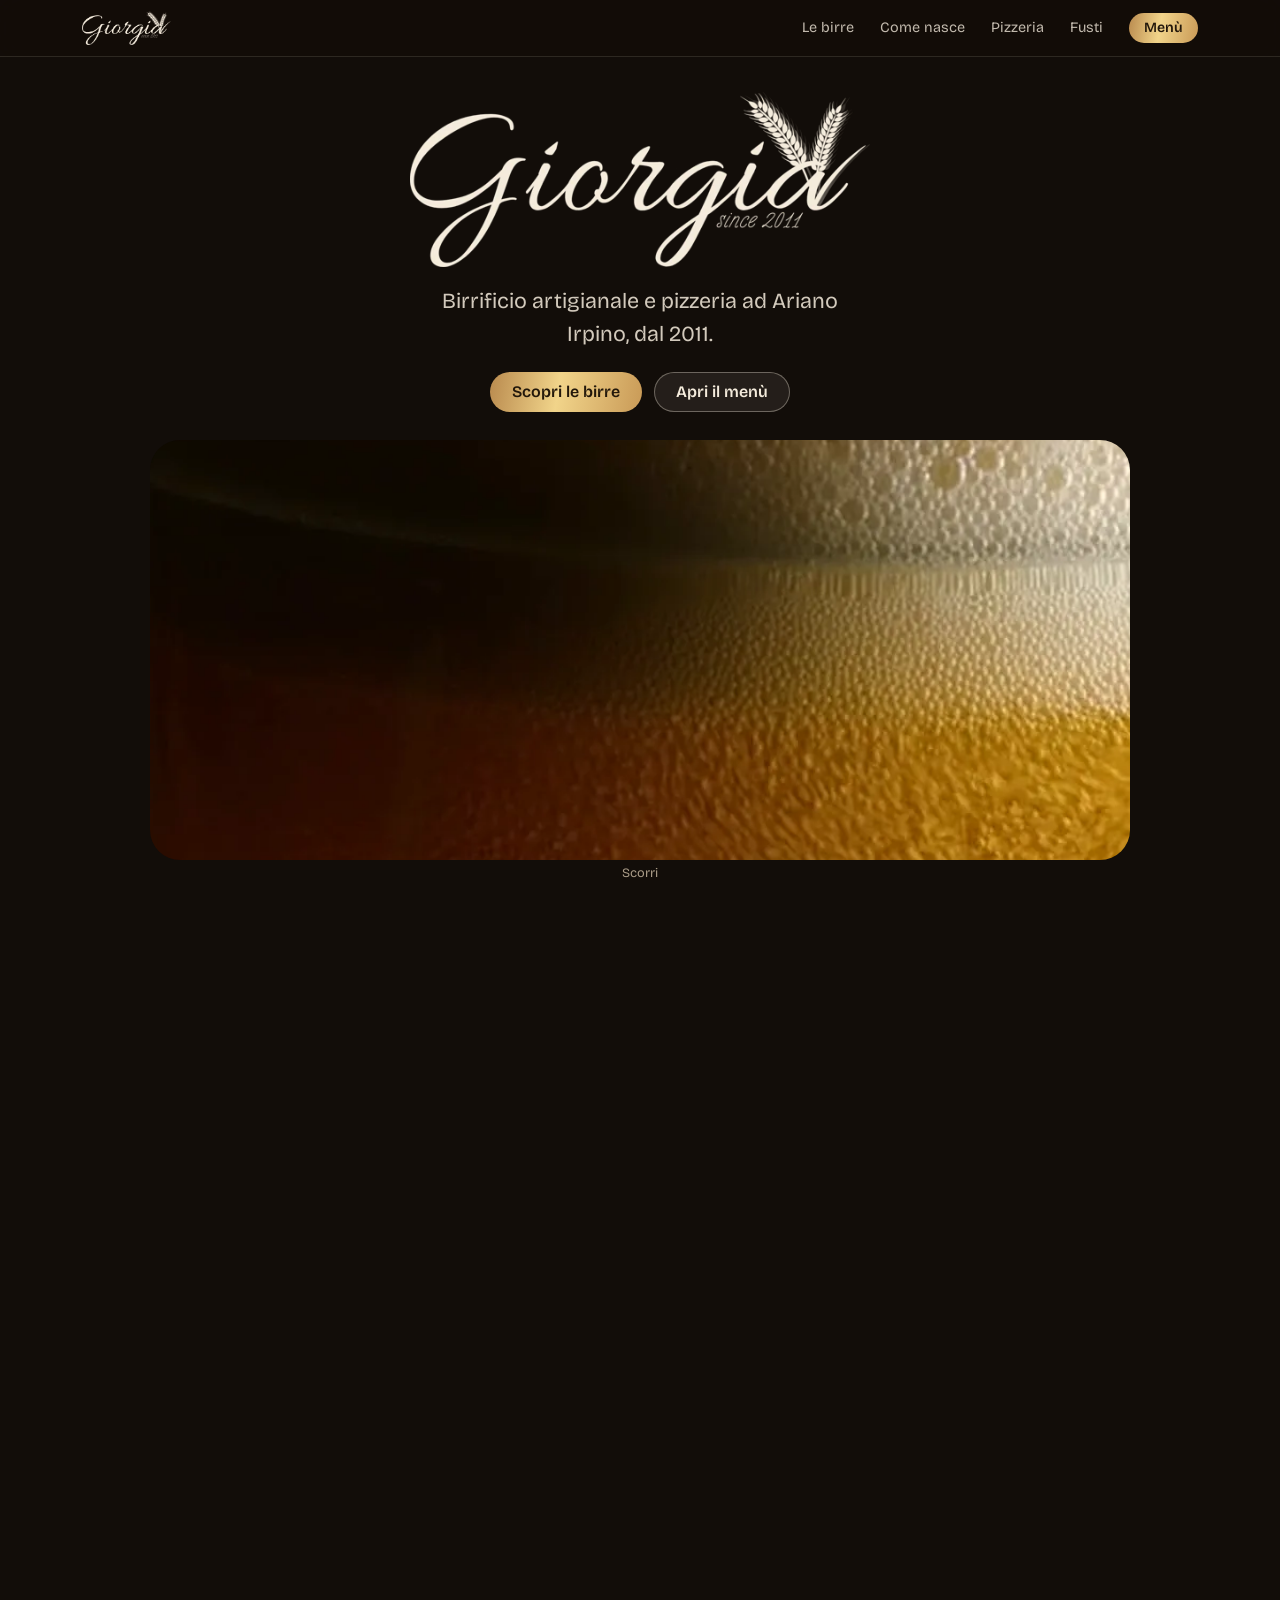
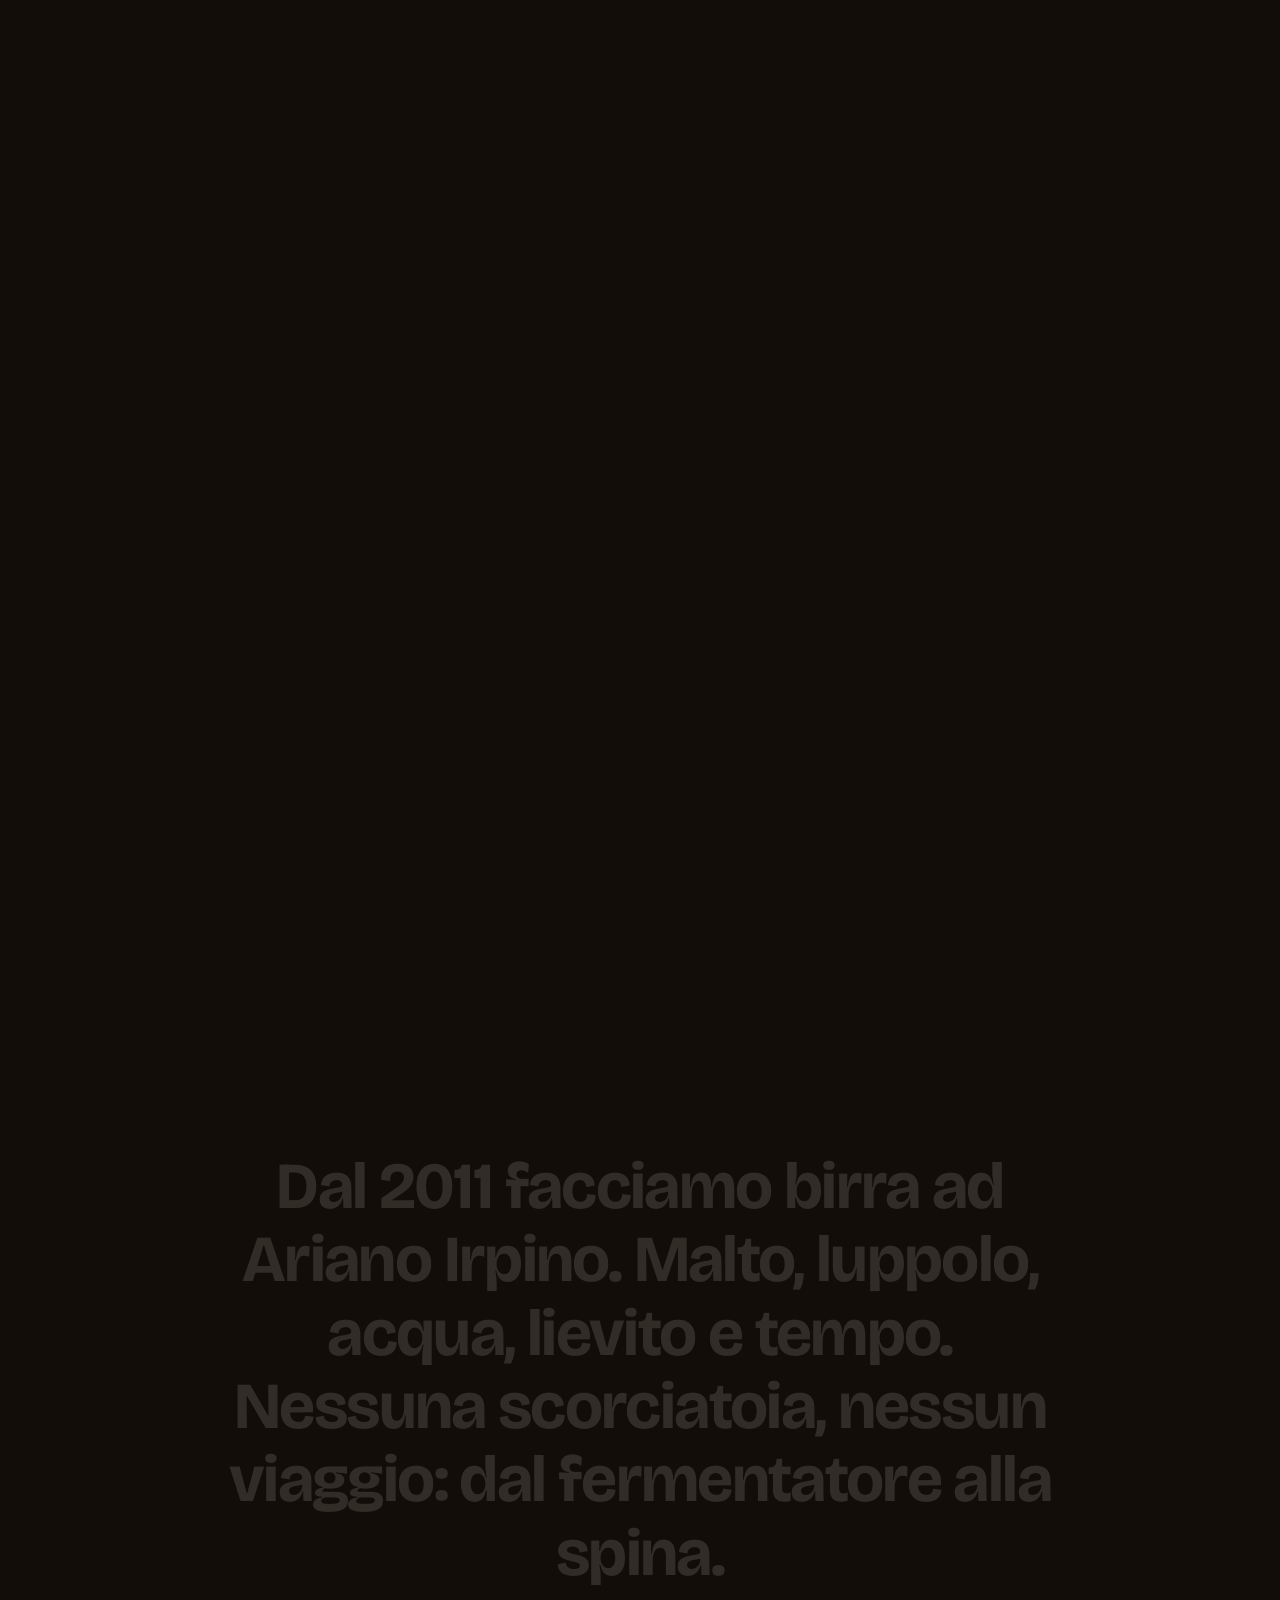
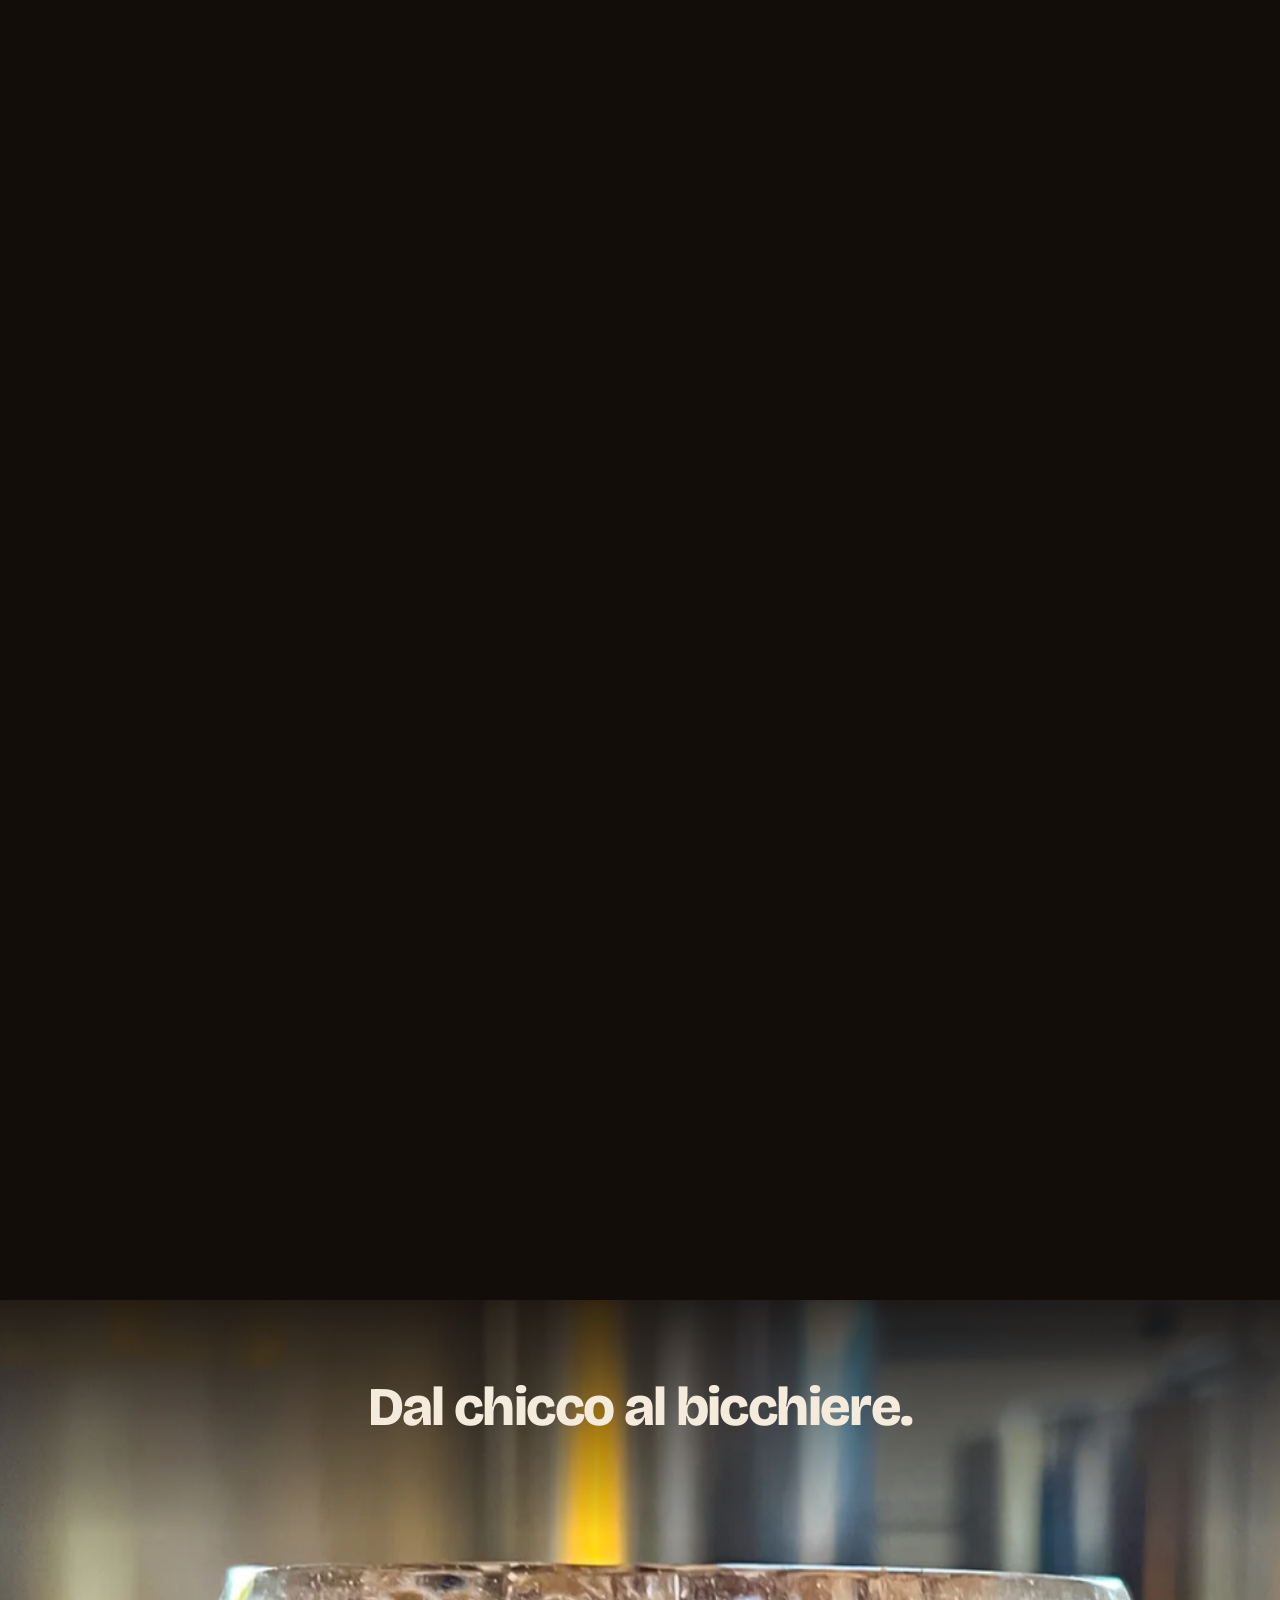
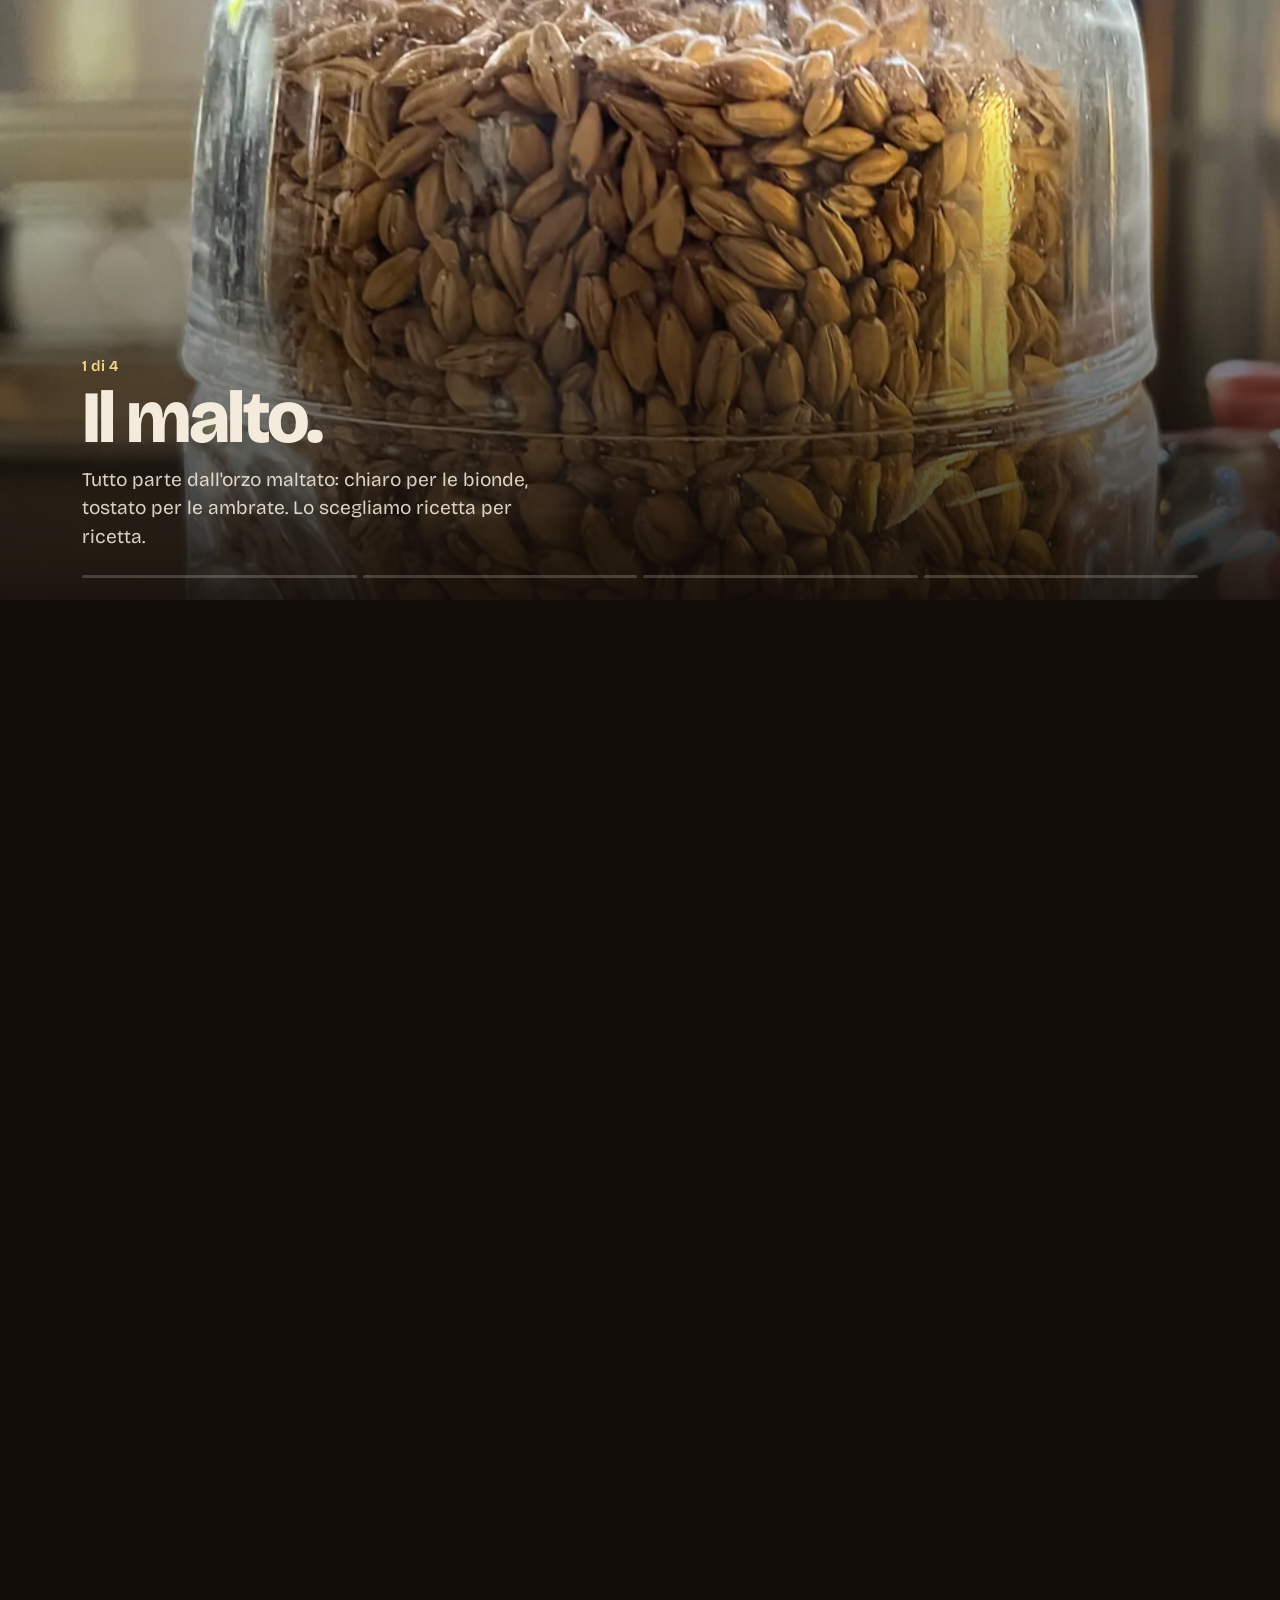
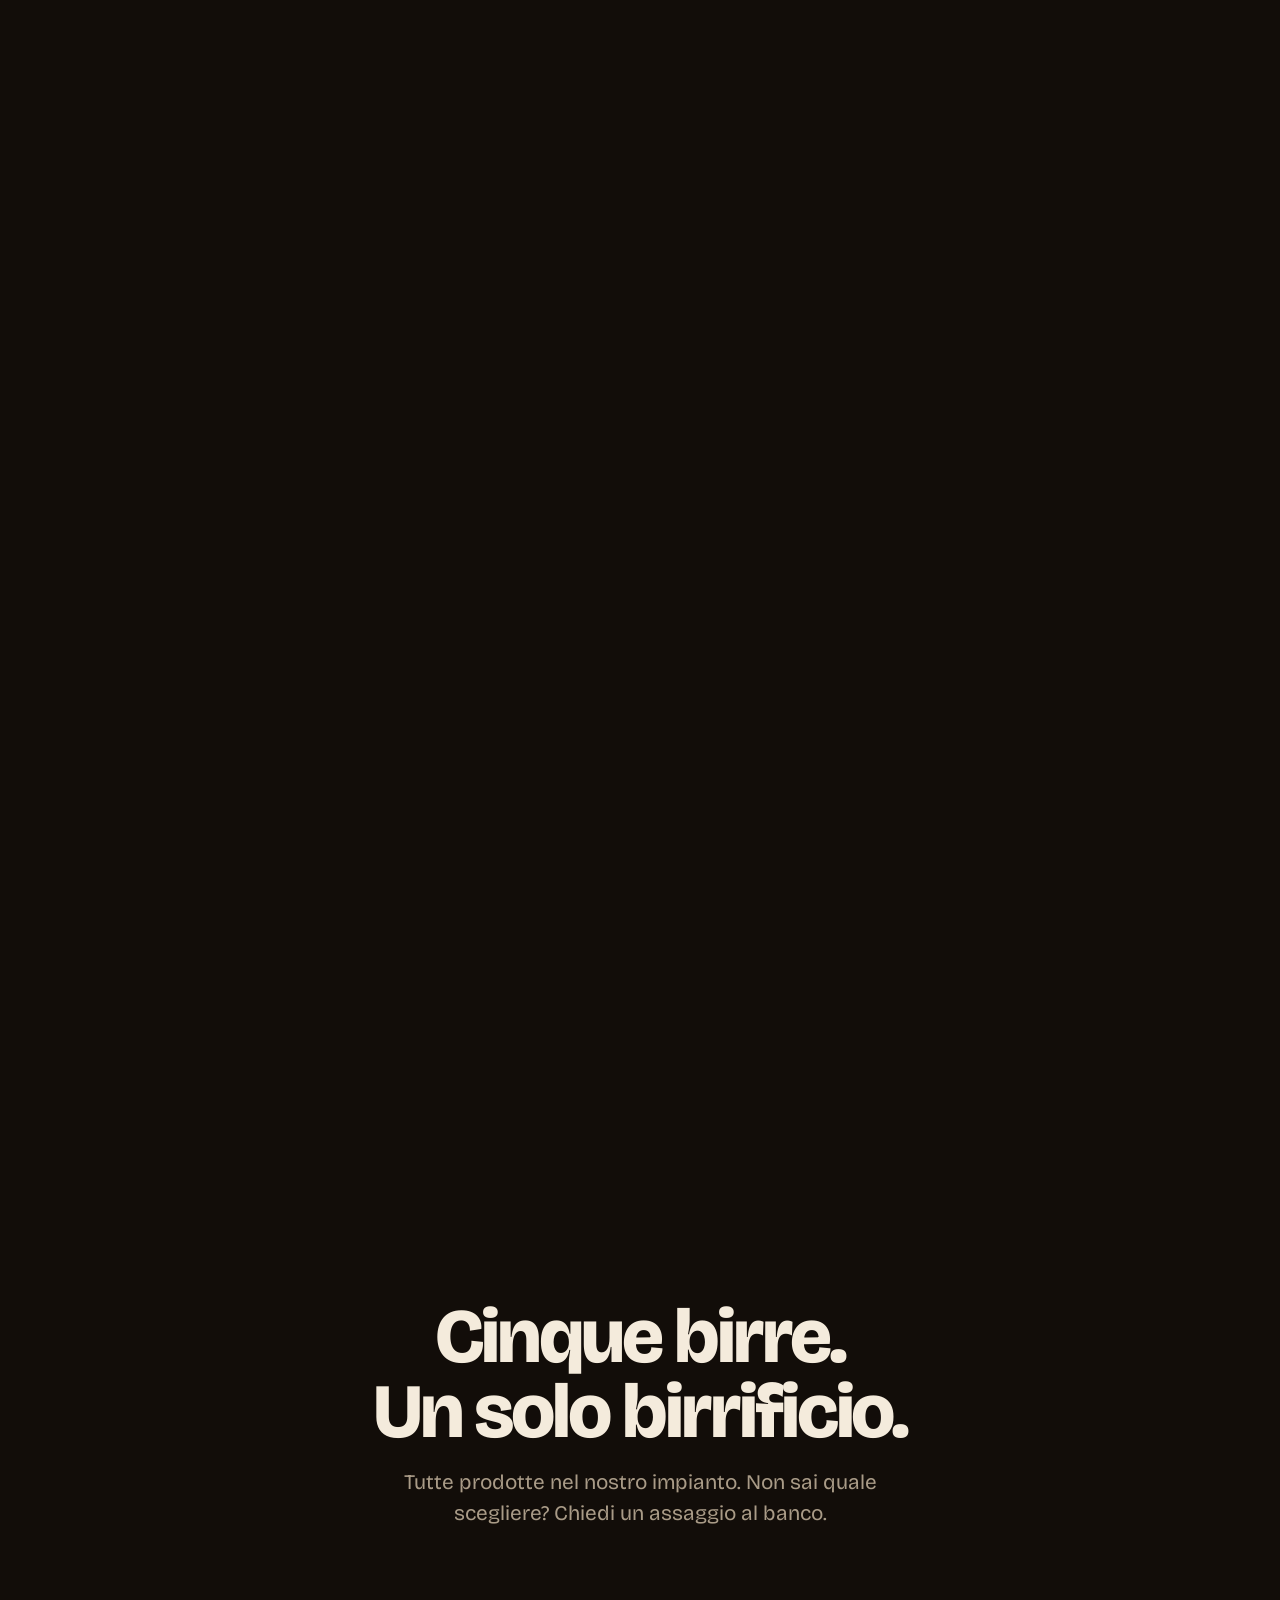
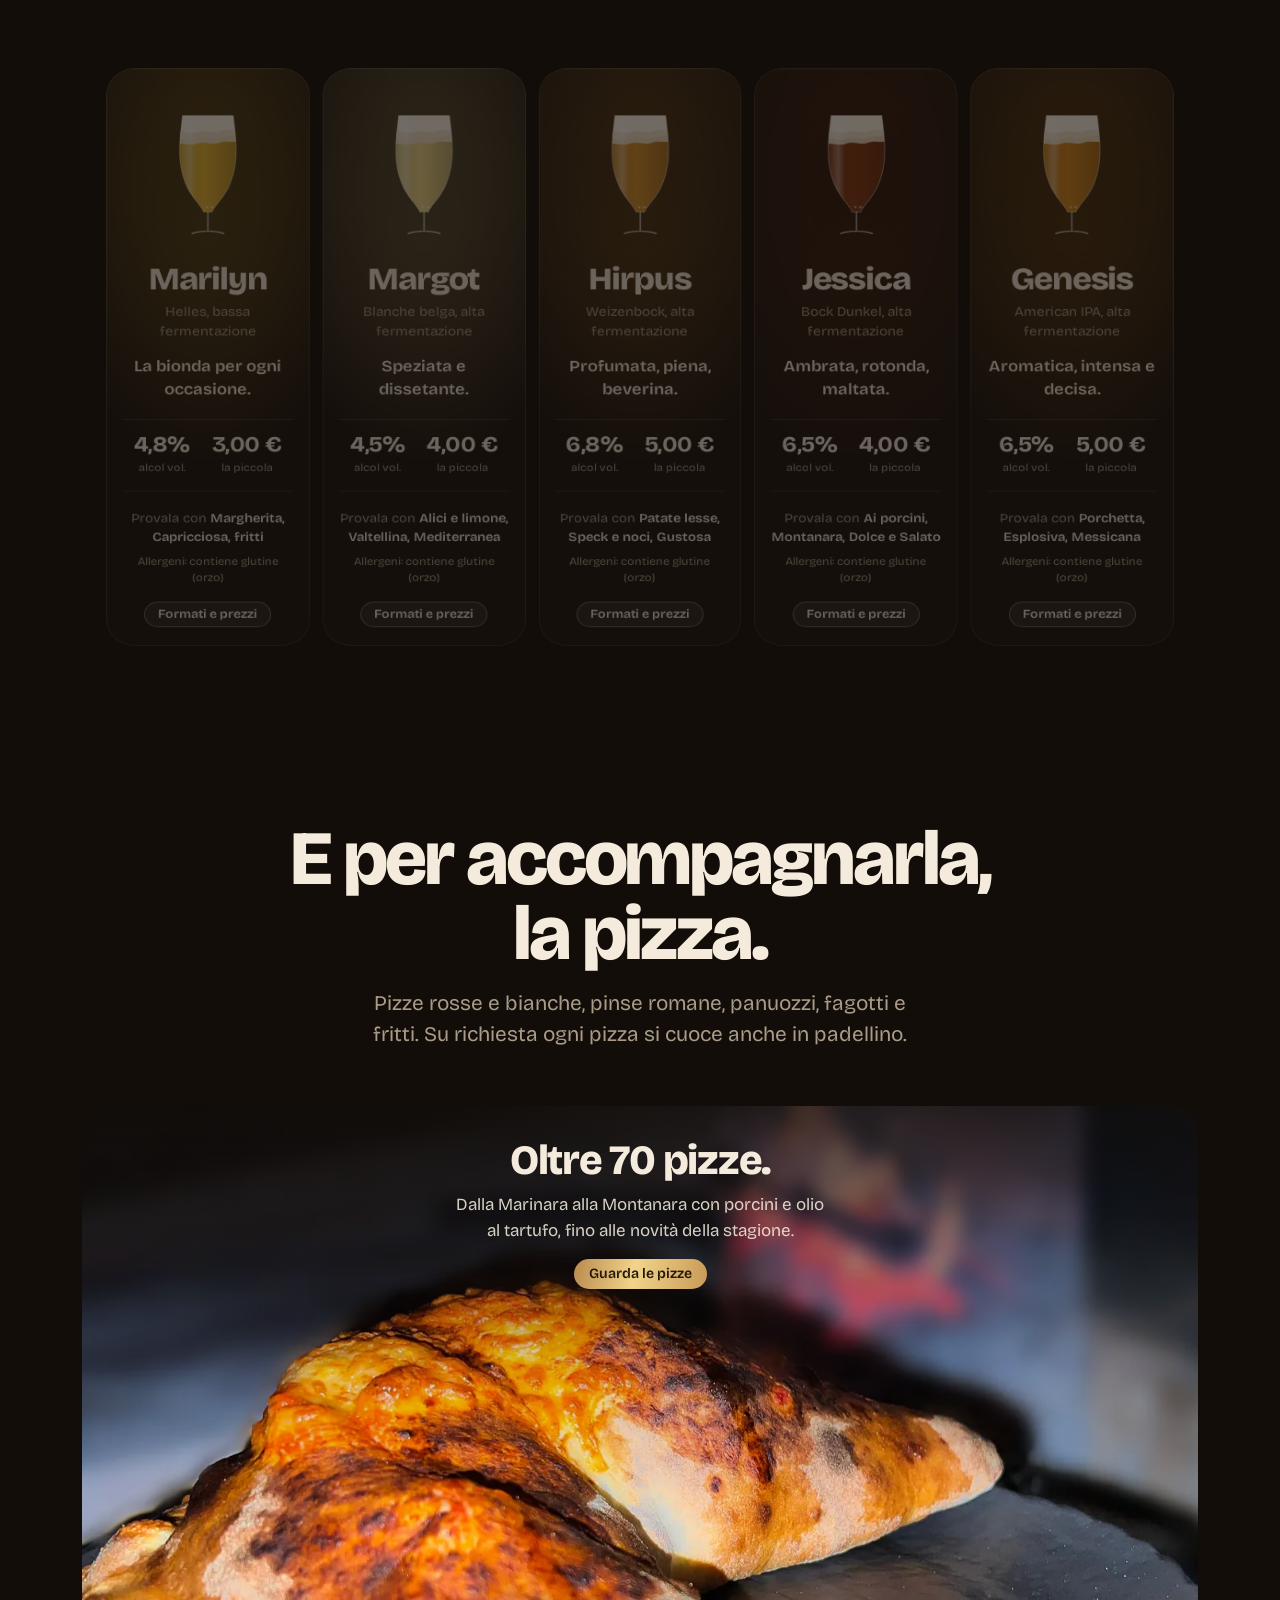
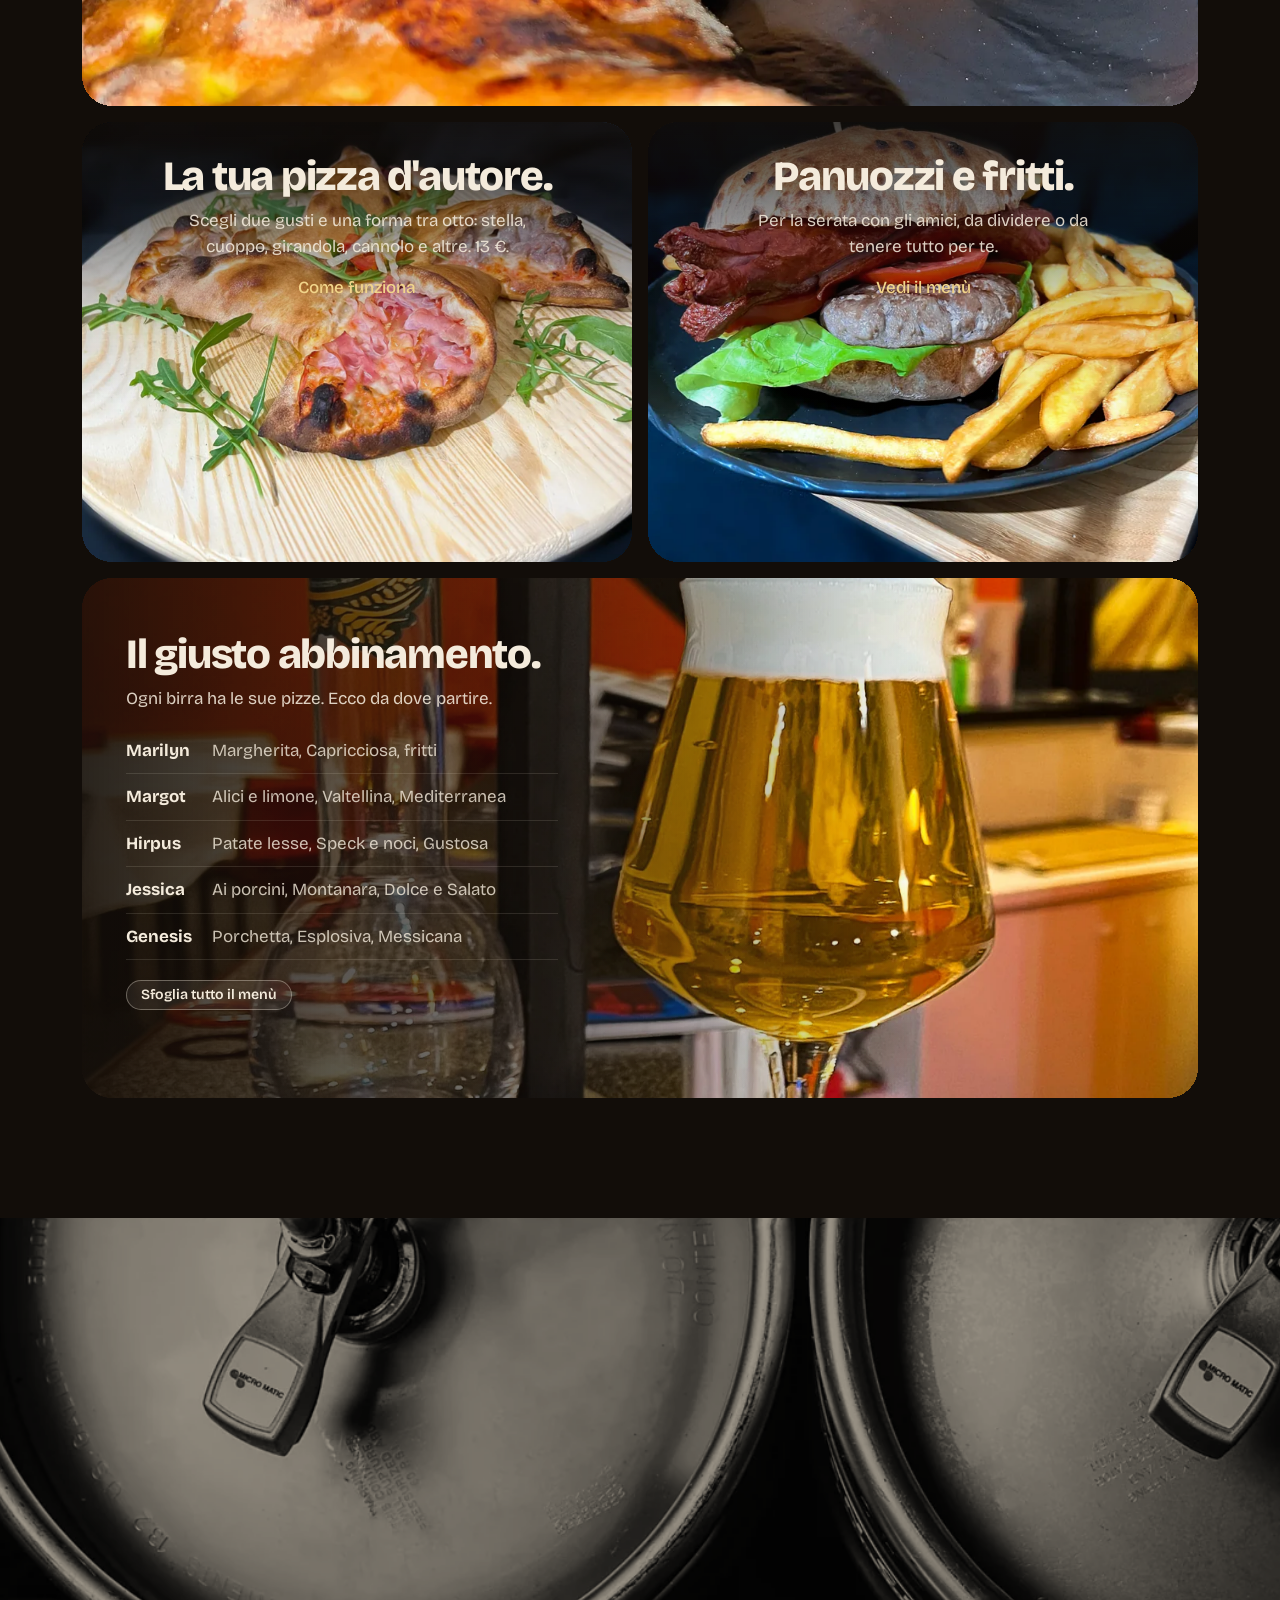
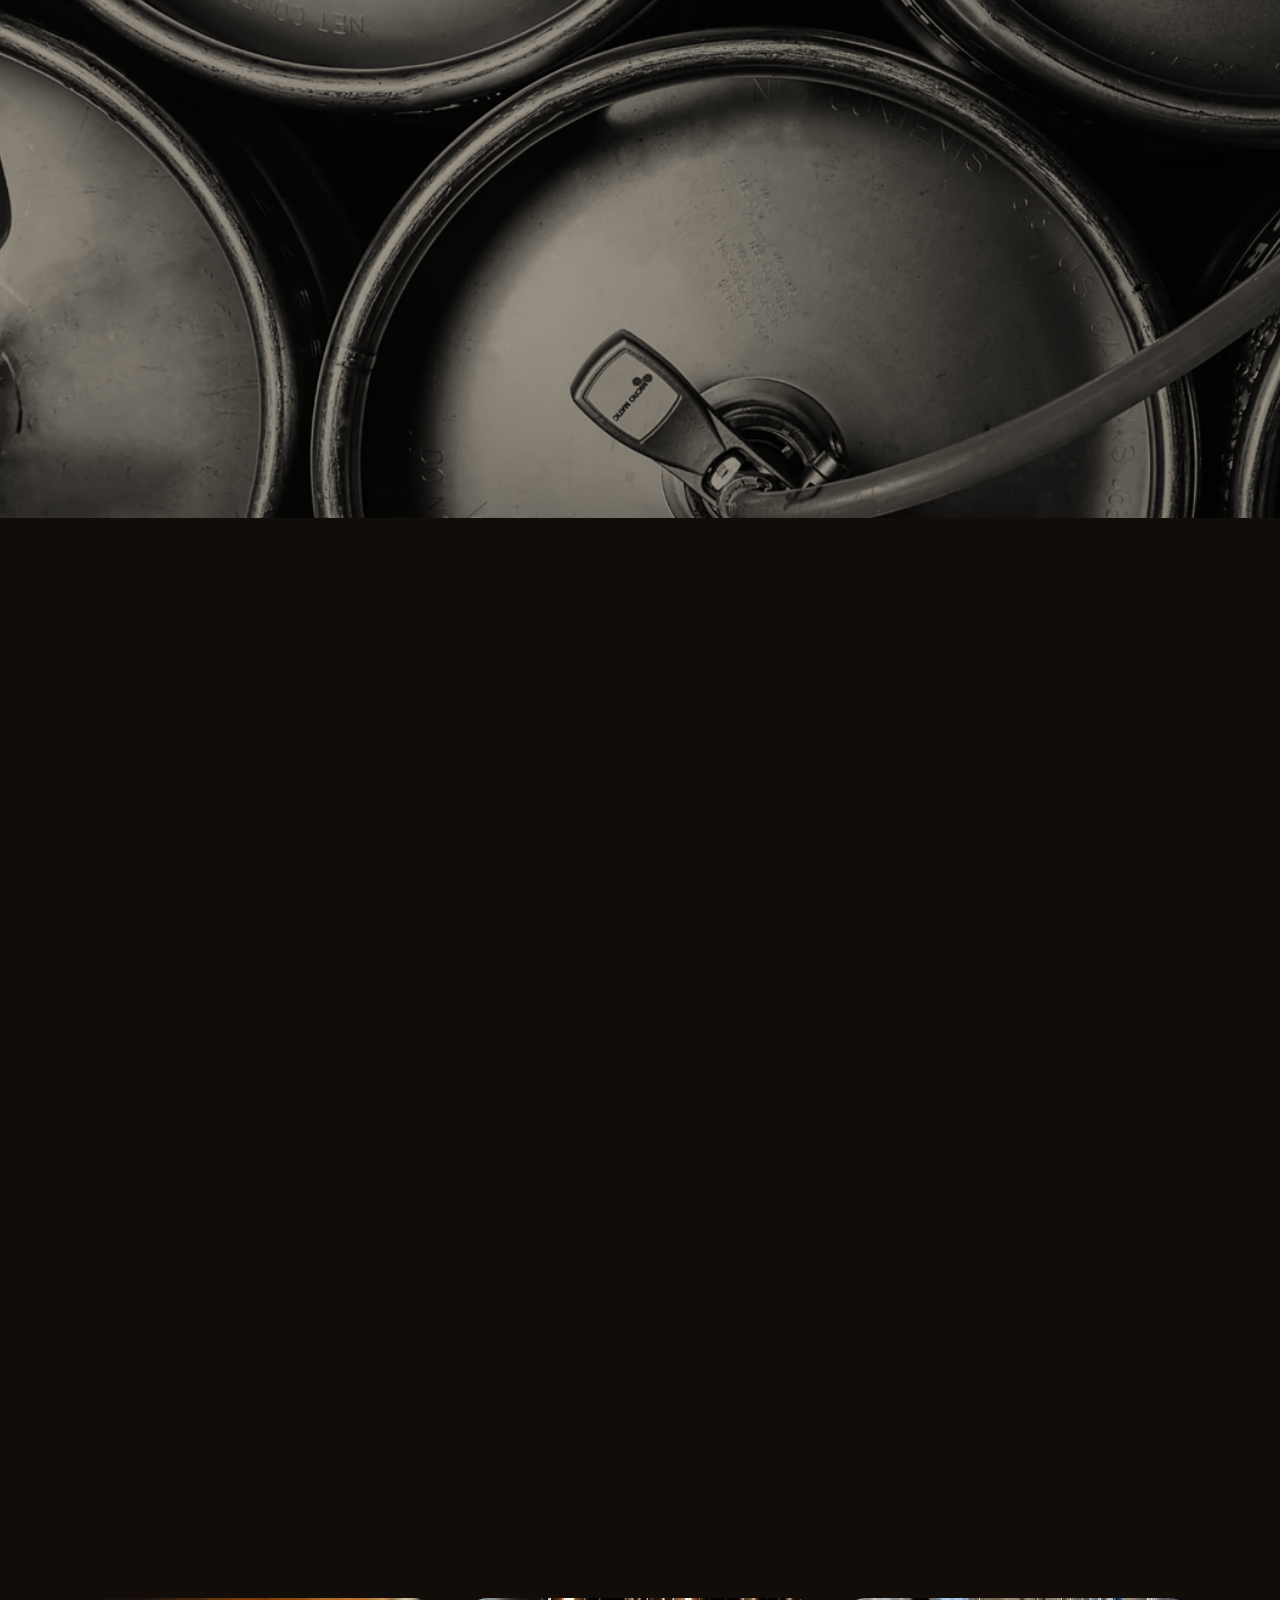
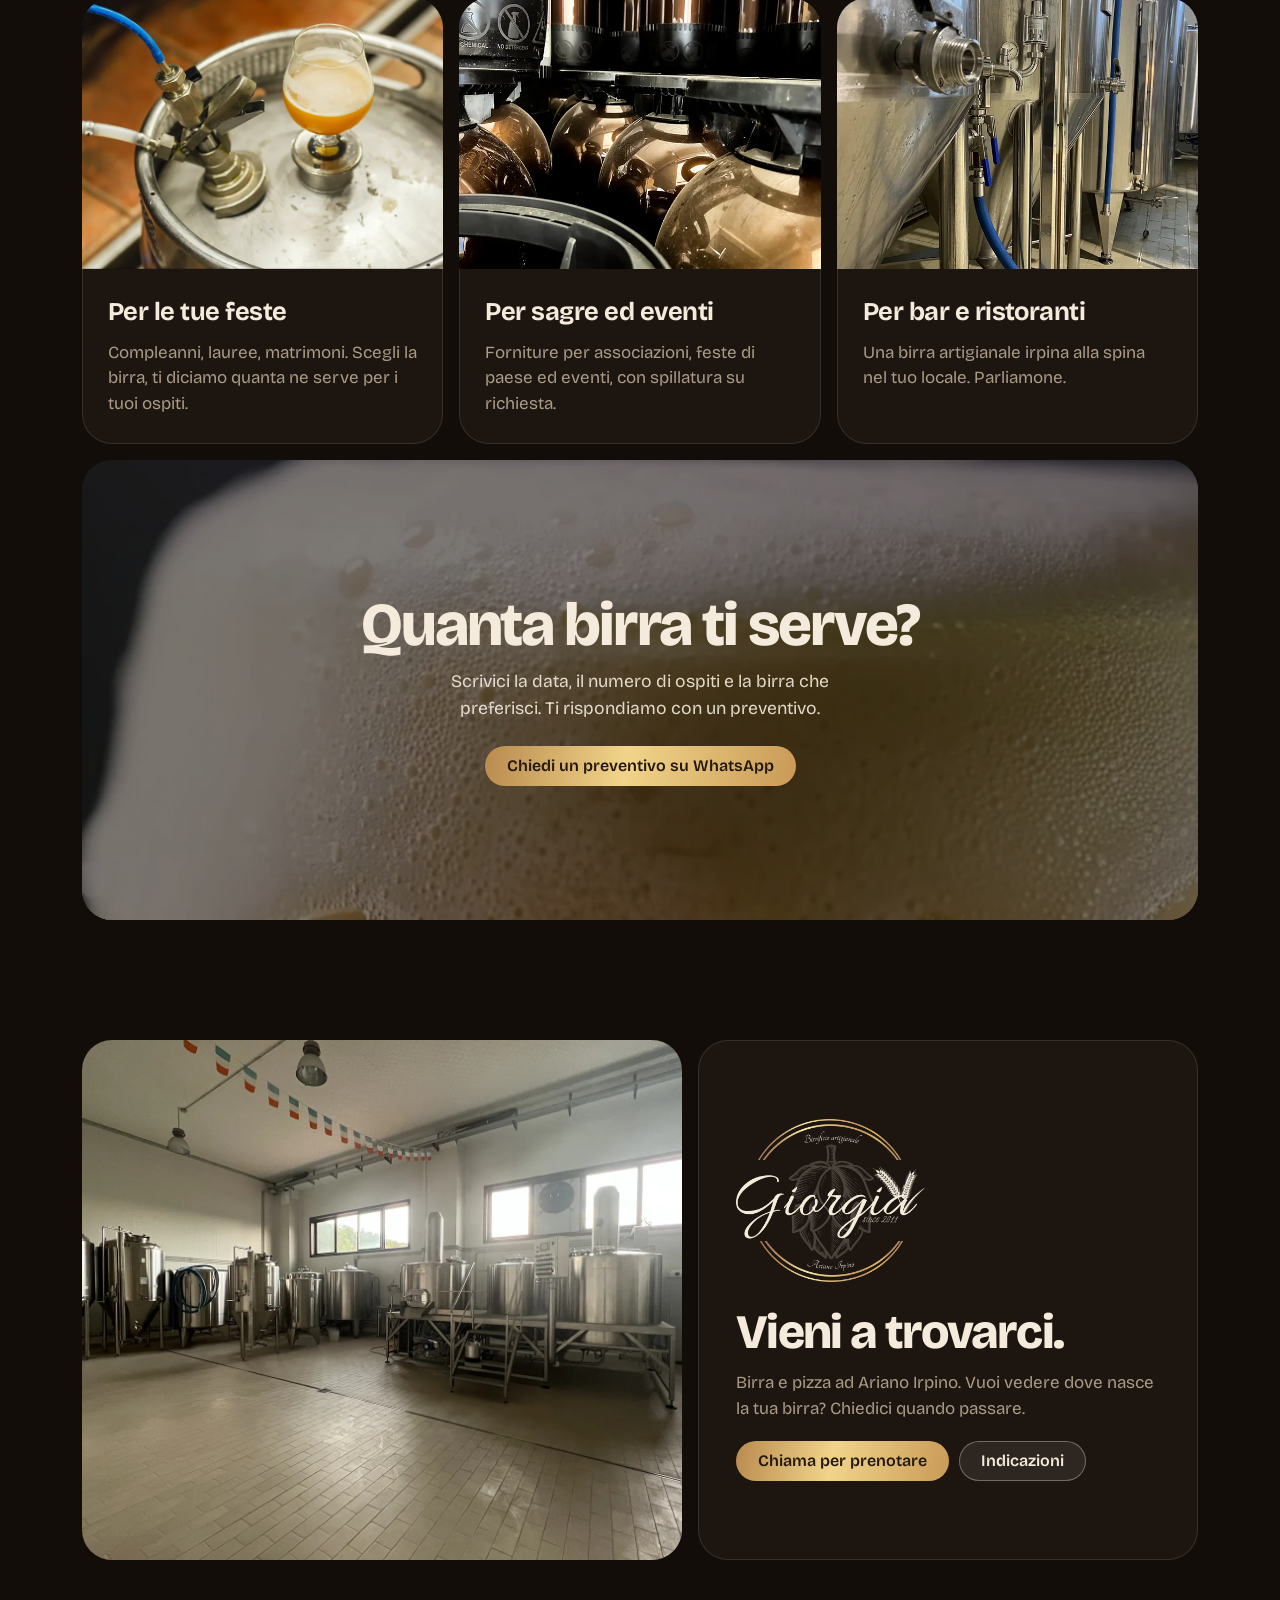
<file: index.html>
<!DOCTYPE html>
<html lang="it">
<head>
<meta charset="utf-8">
<meta name="viewport" content="width=device-width, initial-scale=1, viewport-fit=cover">
<title>Giorgia – Birrificio artigianale e pizzeria ad Ariano Irpino</title>
<meta name="description" content="Birrificio artigianale Giorgia ad Ariano Irpino (AV), dal 2011. Birre prodotte da noi, alla spina e in fusti per eventi e locali. Pizzeria, pinse romane e panuozzi.">
<meta property="og:title" content="Giorgia – Birrificio artigianale ad Ariano Irpino">
<meta property="og:description" content="Birra fatta da noi dal 2011. Alla spina, in fusti per le tue feste e con la nostra pizza.">
<meta property="og:image" content="assets/img/sala-cotta-1600.webp">
<meta property="og:type" content="website">
<meta name="theme-color" content="#120D09">
<link rel="icon" type="image/png" href="assets/icon-180.png">
<link rel="apple-touch-icon" href="assets/icon-180.png">
<link rel="preconnect" href="https://fonts.googleapis.com">
<link rel="preconnect" href="https://fonts.gstatic.com" crossorigin>
<link href="https://fonts.googleapis.com/css2?family=Bricolage+Grotesque:opsz,wght@12..96,400;12..96,500;12..96,600;12..96,700;12..96,800&display=swap" rel="stylesheet">
<link rel="stylesheet" href="style.css">
<script type="application/ld+json">
{"@context":"https://schema.org","@type":["Brewery","Restaurant"],"name":"Giorgia – Birrificio artigianale e pizzeria",
 "servesCuisine":["Pizza","Italiana"],"telephone":"+39 370 1012155","url":"https://www.birrificiogiorgia.it",
 "hasMenu":"https://www.birrificiogiorgia.it/menu.html","foundingDate":"2011",
 "address":{"@type":"PostalAddress","addressLocality":"Ariano Irpino","addressRegion":"AV","addressCountry":"IT"},
 "sameAs":["https://www.instagram.com/giorgia_birrificio_pizzeria/"]}
</script>
<style>
/* ---------- scena 1: il video che si allarga ---------- */
.hero{height:280vh;position:relative}
.stage{position:sticky;top:0;height:100vh;height:100svh;overflow:hidden}
.hero-video{position:absolute;inset:0;will-change:clip-path}
.hero-video video,.hero-video img{width:100%;height:100%;object-fit:cover;transform:scale(var(--vs,1.12))}
.hero-video::after{content:"";position:absolute;inset:0;background:radial-gradient(120% 80% at 50% 100%,rgba(18,13,9,.75),rgba(18,13,9,0) 60%);opacity:var(--shade,0)}
.hero-top{position:absolute;left:0;right:0;top:0;padding:calc(env(safe-area-inset-top,0px) + 92px) 22px 0;text-align:center;will-change:transform,opacity}
.hero-top .wm{width:min(460px,72vw);margin:0 auto 18px;height:auto}
.hero-top p{font-size:clamp(1.05rem,2.4vw,1.35rem);color:rgba(244,235,220,.85);margin:0 auto 22px;max-width:30ch}
.hero-top .cta{display:flex;justify-content:center;gap:12px;flex-wrap:wrap}
.hero-say{position:absolute;left:0;right:0;bottom:12vh;text-align:center;padding:0 22px;opacity:0;will-change:transform,opacity}
.hero-say h2{font-size:clamp(2.6rem,8.5vw,7rem);line-height:.95;letter-spacing:-.035em;font-weight:800;margin:0}
.hero-say p{font-size:clamp(1.05rem,2.2vw,1.4rem);margin:16px auto 0;max-width:34ch;color:rgba(244,235,220,.88)}
.scroll-hint{position:absolute;left:50%;bottom:calc(18px + env(safe-area-inset-bottom,0px));transform:translateX(-50%);font-size:.8rem;color:var(--muted);opacity:var(--hint,1)}

/* ---------- scena 2: frase che si illumina ---------- */
.manifesto{height:220vh;position:relative}
.manifesto .stage{display:grid;place-items:center}
.manifesto p{font-size:clamp(1.9rem,5.2vw,4.1rem);line-height:1.12;letter-spacing:-.025em;font-weight:700;max-width:22ch;margin:0 auto;padding:0 22px;text-align:center}
.manifesto .w{opacity:.14;transition:opacity .25s linear}
.manifesto .w.on{opacity:1}

/* ---------- scena 3: dal chicco al bicchiere ---------- */
.process{height:520vh;position:relative}
.process .layer{position:absolute;inset:0;opacity:0;transition:opacity .9s ease}
.process .layer.on{opacity:1}
.process .layer img{width:100%;height:100%;object-fit:cover;transform:scale(var(--s,1.18));will-change:transform}
.process .stage::after{content:"";position:absolute;inset:0;pointer-events:none;
  background:linear-gradient(180deg,rgba(18,13,9,.85) 0%,rgba(18,13,9,0) 26%,rgba(18,13,9,0) 45%,rgba(18,13,9,.92) 100%)}
.process .head{position:absolute;z-index:2;top:calc(env(safe-area-inset-top,0px) + 80px);left:0;right:0;text-align:center;padding:0 22px}
.process .head h2{font-size:clamp(1.9rem,4.6vw,3.4rem);letter-spacing:-.03em;font-weight:800;margin:0;line-height:1}
.steps{position:absolute;z-index:2;left:0;right:0;max-width:1160px;margin:0 auto;bottom:calc(env(safe-area-inset-bottom,0px) + 48px)}
.step{position:absolute;left:22px;right:22px;bottom:0;opacity:0;transform:translateY(24px);transition:opacity .6s ease, transform .6s ease}
.step.on{opacity:1;transform:none}
.step .n{font-size:.95rem;color:var(--gold-2);font-weight:600;margin-bottom:6px}
.step h3{font-size:clamp(2.2rem,6vw,4.6rem);line-height:.95;letter-spacing:-.035em;font-weight:800;margin:0 0 12px}
.step p{margin:0;max-width:40ch;font-size:clamp(1rem,1.8vw,1.2rem);color:rgba(244,235,220,.88)}
.bars{position:absolute;z-index:2;left:0;right:0;bottom:calc(env(safe-area-inset-bottom,0px) + 22px)}
.bars .wrap{display:flex;gap:6px}
.bars i{flex:1;height:3px;border-radius:3px;background:rgba(244,235,220,.2);overflow:hidden}
.bars i b{display:block;height:100%;width:calc(var(--f,0)*100%);background:var(--gold)}

/* ---------- sezioni standard ---------- */
.sec{padding:120px 0}
.sec-head{text-align:center;margin:0 auto 56px;max-width:760px;padding:0 22px}
.sec-head h2{font-size:clamp(2.4rem,6.2vw,4.8rem);line-height:.98;letter-spacing:-.04em;font-weight:800;margin:0 0 16px}
.sec-head p{font-size:clamp(1.05rem,2vw,1.3rem);color:var(--muted);margin:0 auto;max-width:44ch}

/* ---------- le birre ---------- */
.beers{perspective:1400px}
.rail{display:grid;grid-template-columns:repeat(5,1fr);gap:14px;transform-origin:50% 0;will-change:transform;
  transform:rotateX(calc(var(--t,1)*22deg)) translateY(calc(var(--t,1)*90px)) scale(calc(1 - var(--t,1)*.08));opacity:calc(1 - var(--t,1)*.6)}
@media (max-width:1100px){
  .rail{display:flex;overflow-x:auto;scroll-snap-type:x mandatory;padding:0 22px 20px;gap:14px;scrollbar-width:none}
  .rail::-webkit-scrollbar{display:none}
  .beer{flex:0 0 min(82vw,340px);scroll-snap-align:center}
}
.beer{position:relative;border-radius:var(--r-lg);padding:30px 26px 26px;overflow:hidden;min-height:620px;display:flex;flex-direction:column;
  background:radial-gradient(120% 70% at 50% 20%,color-mix(in srgb,var(--c) 34%,transparent),transparent 70%),var(--malt);
  box-shadow:inset 0 0 0 1px var(--line)}
.beer .g{width:62%;max-width:190px;margin:4px auto 18px}
@media (min-width:1101px){
  .beer{padding:28px 18px 22px}
  .beer h3{font-size:2rem}
  .beer .abv{gap:18px}
  .beer .abv b{font-size:1.4rem}
}
.beer h3{font-size:2.3rem;letter-spacing:-.03em;font-weight:800;margin:0;line-height:1;text-align:center}
.beer .style{color:var(--muted);text-align:center;margin:8px 0 0;font-size:.95rem}
.beer .short{text-align:center;font-size:1.15rem;font-weight:600;margin:16px 0 0}
.beer .abv{display:flex;justify-content:center;gap:24px;margin:20px 0;padding:16px 0;border-block:1px solid var(--line);text-align:center}
.beer .abv b{display:block;font-size:1.6rem;font-weight:700;letter-spacing:-.02em;line-height:1}
.beer .abv span{font-size:.78rem;color:var(--muted)}
.beer .pair{font-size:.92rem;color:var(--muted);margin:0 0 18px;text-align:center}
.beer .pair strong{color:var(--cream);font-weight:600}
.beer .foot{margin-top:auto;display:flex;justify-content:center}
.beer details{width:100%}
.beer summary{list-style:none;cursor:pointer;text-align:center}
.beer summary::-webkit-details-marker{display:none}
.beer summary .btn{pointer-events:none}
.beer .prices{margin-top:14px;font-size:.95rem}
.beer .prices div{display:flex;justify-content:space-between;padding:6px 2px;border-bottom:1px solid var(--line)}
.beer .prices span:last-child{font-variant-numeric:tabular-nums}
.beer .ask{color:var(--muted);font-size:.92rem;text-align:center}

/* ---------- bento pizzeria ---------- */
.bento{display:grid;grid-template-columns:repeat(6,1fr);gap:16px}
.tile{position:relative;border-radius:var(--r-lg);overflow:hidden;min-height:440px;background:var(--malt);isolation:isolate}
.tile img{position:absolute;inset:0;width:100%;height:100%;object-fit:cover;z-index:-2;transform:scale(var(--z,1.14));will-change:transform}
.tile::before{content:"";position:absolute;inset:0;z-index:-1;background:linear-gradient(180deg,rgba(18,13,9,.8) 0%,rgba(18,13,9,.1) 45%,rgba(18,13,9,0) 70%)}
.tile .txt{padding:34px 30px;text-align:center}
.tile h3{font-size:clamp(1.7rem,3.4vw,2.6rem);letter-spacing:-.03em;font-weight:800;line-height:1;margin:0 0 10px}
.tile p{margin:0 auto 16px;color:rgba(244,235,220,.88);max-width:34ch}
.t-a{grid-column:span 6;min-height:600px}
.t-b{grid-column:span 3}
.t-c{grid-column:span 3}
.t-d{grid-column:span 6;min-height:520px}
.t-d::before{background:linear-gradient(90deg,rgba(18,13,9,.9) 0%,rgba(18,13,9,.5) 45%,rgba(18,13,9,0) 75%)}
.t-d .txt{text-align:left;max-width:520px;padding:56px 44px}
.t-d .txt p{margin-left:0}
.pairs{list-style:none;padding:0;margin:0 0 20px}
.pairs li{padding:10px 0;border-bottom:1px solid var(--line);display:flex;gap:12px;align-items:baseline}
.pairs li b{min-width:74px}
.pairs li span{color:rgba(244,235,220,.8)}
@media (max-width:760px){
  .t-b,.t-c{grid-column:span 6}
  .tile{min-height:480px}
  .t-d::before{background:linear-gradient(180deg,rgba(18,13,9,.2),rgba(18,13,9,.92) 60%)}
  .t-d{display:flex;align-items:flex-end}
  .t-d .txt{padding:30px 26px}
}

/* ---------- scena 4: i fusti ---------- */
.kegs{height:230vh;position:relative}
.kegs .stage img{position:absolute;inset:0;width:100%;height:100%;object-fit:cover;transform:scale(var(--k,1.5));filter:brightness(var(--b,.3)) sepia(.35);will-change:transform,filter}
.kegs .say{position:absolute;inset:0;display:grid;place-items:center;text-align:center;padding:0 22px}
.kegs .say h2{font-size:clamp(2.8rem,9vw,8rem);line-height:.92;letter-spacing:-.045em;font-weight:800;margin:0;
  opacity:var(--o,0);transform:scale(calc(1.25 - var(--o,0)*.25))}
.kegs .say p{font-size:clamp(1.05rem,2.2vw,1.4rem);margin:18px auto 0;max-width:36ch;opacity:var(--o2,0)}

.offer{display:grid;grid-template-columns:repeat(3,1fr);gap:16px;margin-top:-10vh;position:relative;z-index:2}
@media (max-width:900px){.offer{grid-template-columns:1fr;margin-top:0}}
.card{border-radius:var(--r-lg);overflow:hidden;background:var(--malt);box-shadow:inset 0 0 0 1px var(--line);display:flex;flex-direction:column}
.card .ph{aspect-ratio:4/3;overflow:hidden}
.card .ph img{width:100%;height:100%;object-fit:cover}
.card .bd{padding:24px 26px 28px}
.card h3{font-size:1.6rem;letter-spacing:-.02em;font-weight:700;margin:0 0 8px}
.card p{margin:0;color:var(--muted)}

.quote{position:relative;border-radius:var(--r-lg);overflow:hidden;margin-top:16px;min-height:460px;display:grid;place-items:center;text-align:center;isolation:isolate}
.quote video,.quote img{position:absolute;inset:0;width:100%;height:100%;object-fit:cover;z-index:-2}
.quote::before{content:"";position:absolute;inset:0;z-index:-1;background:rgba(18,13,9,.55)}
.quote .in{padding:50px 24px}
.quote h3{font-size:clamp(2rem,5vw,3.8rem);letter-spacing:-.035em;font-weight:800;line-height:1;margin:0 0 14px}
.quote p{margin:0 auto 24px;max-width:40ch;color:rgba(244,235,220,.9);font-size:1.1rem}

/* ---------- visita ---------- */
.visit{display:grid;grid-template-columns:1.2fr 1fr;gap:16px}
@media (max-width:900px){.visit{grid-template-columns:1fr}}
.visit .big{position:relative;border-radius:var(--r-lg);overflow:hidden;min-height:520px}
.visit .big img{position:absolute;inset:0;width:100%;height:100%;object-fit:cover;transform:scale(var(--z,1.14))}
.visit .side{border-radius:var(--r-lg);background:var(--malt);box-shadow:inset 0 0 0 1px var(--line);padding:44px 38px;display:flex;flex-direction:column;justify-content:center}
.visit .side img.logo{width:190px;margin:0 0 26px}
.visit h3{font-size:clamp(2rem,4vw,3rem);letter-spacing:-.035em;font-weight:800;line-height:1;margin:0 0 14px}
.visit p{color:var(--muted);margin:0 0 20px}
.visit .row{display:flex;gap:10px;flex-wrap:wrap}

@media (prefers-reduced-motion:reduce){
  .hero,.manifesto,.kegs{height:auto}.process{height:auto}
  .stage{position:relative;height:auto;min-height:100svh}
  .process .layer{position:relative;height:70vh;opacity:1}
  .steps,.step{position:relative!important}
  .step{opacity:1;transform:none;padding:24px 0}
  .process .stage::after,.bars{display:none}
  .process .head{position:relative;padding-top:100px}
}
</style>
</head>
<body>

<header class="nav">
  <div class="wrap">
    <a class="mark" href="#top" aria-label="Giorgia, torna all'inizio"><img src="assets/wordmark.webp" alt="Giorgia" width="178" height="68"></a>
    <a class="l opt" href="#birre">Le birre</a>
    <a class="l opt" href="#processo">Come nasce</a>
    <a class="l opt" href="#pizzeria">Pizzeria</a>
    <a class="l" href="#fusti">Fusti</a>
    <a class="btn btn-gold btn-sm" href="menu.html">Menù</a>
  </div>
</header>

<main id="top">

  <!-- SCENA 1: il bicchiere che si allarga fino a riempire lo schermo -->
  <section class="hero" id="hero">
    <div class="stage">
      <div class="hero-video" id="heroVideo">
        <video autoplay muted loop playsinline preload="auto" poster="assets/birra-10-poster.webp" aria-hidden="true" data-src="assets/birra-10"></video>
      </div>
      <div class="hero-top" id="heroTop">
        <h1 class="sr">Giorgia, birrificio artigianale e pizzeria ad Ariano Irpino</h1>
        <img class="wm" src="assets/wordmark.webp" alt="" width="520" height="198">
        <p>Birrificio artigianale e pizzeria ad Ariano Irpino, dal 2011.</p>
        <div class="cta">
          <a class="btn btn-gold" href="#birre">Scopri le birre</a>
          <a class="btn btn-line" href="menu.html">Apri il menù</a>
        </div>
      </div>
      <div class="hero-say" id="heroSay">
        <h2><span style="display:block">Fatta qui.</span><span class="goldtext">Spillata qui.</span></h2>
        <p>La birra che bevi al tavolo nasce a pochi metri da te, nei nostri fermentatori.</p>
      </div>
      <div class="scroll-hint" id="hint">Scorri</div>
    </div>
  </section>

  <!-- SCENA 2: manifesto -->
  <section class="manifesto" id="manifesto" aria-label="Chi siamo">
    <div class="stage">
      <p id="manifestoText">Dal 2011 facciamo birra ad Ariano Irpino. Malto, luppolo, acqua, lievito e tempo. Nessuna scorciatoia, nessun viaggio: dal fermentatore alla spina.</p>
    </div>
  </section>

  <!-- SCENA 3: dal chicco al bicchiere -->
  <section class="process" id="processo" aria-labelledby="proc-h">
    <div class="stage">
      <div class="layer on"><img src="assets/img/malto-boccale-1600.webp" srcset="assets/img/malto-boccale-900.webp 900w, assets/img/malto-boccale-1600.webp 1600w, assets/img/malto-boccale-2600.webp 2600w" sizes="100vw" alt="Un boccale pieno di malto d'orzo nel birrificio"></div>
      <div class="layer"><img src="assets/img/sala-cotta-1600.webp" srcset="assets/img/sala-cotta-900.webp 900w, assets/img/sala-cotta-1600.webp 1600w, assets/img/sala-cotta-2600.webp 2600w" sizes="100vw" alt="La sala cotta del birrificio Giorgia" loading="lazy"></div>
      <div class="layer"><img src="assets/img/fermentatori-1600.webp" srcset="assets/img/fermentatori-900.webp 900w, assets/img/fermentatori-1600.webp 1600w, assets/img/fermentatori-2600.webp 2600w" sizes="100vw" alt="I fermentatori in acciaio" loading="lazy"></div>
      <div class="layer"><img src="assets/img/ipa-1600.webp" srcset="assets/img/ipa-900.webp 900w, assets/img/ipa-1600.webp 1600w, assets/img/ipa-2600.webp 2600w" sizes="100vw" alt="Un calice di Genesis appena spillata" loading="lazy"></div>
      <div class="head"><h2 id="proc-h">Dal chicco al bicchiere.</h2></div>
      <div class="steps">
        <div class="step on"><div class="n">1 di 4</div><h3>Il malto.</h3><p>Tutto parte dall'orzo maltato: chiaro per le bionde, tostato per le ambrate. Lo scegliamo ricetta per ricetta.</p></div>
        <div class="step"><div class="n">2 di 4</div><h3>La cotta.</h3><p>Nella sala cotta il malto incontra l'acqua calda e il luppolo. Tempi e temperature fanno la differenza tra una birra e l'altra.</p></div>
        <div class="step"><div class="n">3 di 4</div><h3>La fermentazione.</h3><p>Il mosto passa nei fermentatori e il lievito si mette al lavoro. È qui che ogni birra trova il suo carattere.</p></div>
        <div class="step"><div class="n">4 di 4</div><h3>Il bicchiere.</h3><p>Dal fermentatore al fusto, dal fusto alla spina. Pochi metri, per questo da noi la trovi così fresca.</p></div>
      </div>
      <div class="bars" aria-hidden="true"><div class="wrap"><i><b></b></i><i><b></b></i><i><b></b></i><i><b></b></i></div></div>
    </div>
  </section>

  <!-- LE BIRRE -->
  <section class="sec beers" id="birre" aria-labelledby="birre-h">
    <div class="sec-head">
      <h2 id="birre-h">Cinque birre.<br>Un solo birrificio.</h2>
      <p>Tutte prodotte nel nostro impianto. Non sai quale scegliere? Chiedi un assaggio al banco.</p>
    </div>
    <div class="wrap" style="padding:0">
      <div class="rail" id="rail"></div>
    </div>
  </section>

  <!-- PIZZERIA -->
  <section class="sec" id="pizzeria" aria-labelledby="pizza-h" style="padding-top:40px">
    <div class="sec-head">
      <h2 id="pizza-h">E per accompagnarla, la pizza.</h2>
      <p>Pizze rosse e bianche, pinse romane, panuozzi, fagotti e fritti. Su richiesta ogni pizza si cuoce anche in padellino.</p>
    </div>
    <div class="wrap bento">
      <article class="tile t-a" data-zoom>
        <img src="assets/img/pizza-forno-1600.webp" srcset="assets/img/pizza-forno-900.webp 900w, assets/img/pizza-forno-1600.webp 1600w, assets/img/pizza-forno-2600.webp 2600w" sizes="100vw" alt="Una pizza appena sfornata davanti al forno a legna" loading="lazy">
        <div class="txt">
          <h3>Oltre 70 pizze.</h3>
          <p>Dalla Marinara alla Montanara con porcini e olio al tartufo, fino alle novità della stagione.</p>
          <a class="btn btn-gold btn-sm" href="menu.html#rosse">Guarda le pizze</a>
        </div>
      </article>
      <article class="tile t-b" data-zoom>
        <img src="assets/img/pizza-stella-1600.webp" srcset="assets/img/pizza-stella-900.webp 900w, assets/img/pizza-stella-1600.webp 1600w, assets/img/pizza-stella-2600.webp 2600w" sizes="(max-width: 900px) 100vw, 50vw" alt="Pizza a forma di stella con prosciutto e rucola" loading="lazy">
        <div class="txt">
          <h3>La tua pizza d'autore.</h3>
          <p>Scegli due gusti e una forma tra otto: stella, cuoppo, girandola, cannolo e altre. 13 €.</p>
          <a class="link" href="menu.html#autore">Come funziona</a>
        </div>
      </article>
      <article class="tile t-c" data-zoom>
        <img src="assets/img/panuozzo-1600.webp" srcset="assets/img/panuozzo-900.webp 900w, assets/img/panuozzo-1600.webp 1600w, assets/img/panuozzo-2600.webp 2600w" sizes="(max-width: 900px) 100vw, 50vw" alt="Panuozzo con hamburger e patatine" loading="lazy">
        <div class="txt">
          <h3>Panuozzi e fritti.</h3>
          <p>Per la serata con gli amici, da dividere o da tenere tutto per te.</p>
          <a class="link" href="menu.html#panuozzi">Vedi il menù</a>
        </div>
      </article>
      <article class="tile t-d" data-zoom>
        <img src="assets/img/bancone-1600.webp" srcset="assets/img/bancone-900.webp 900w, assets/img/bancone-1600.webp 1600w, assets/img/bancone-2346.webp 2346w" sizes="100vw" alt="Un calice di birra Giorgia sul bancone" loading="lazy" style="object-position:70% 50%">
        <div class="txt">
          <h3>Il giusto abbinamento.</h3>
          <p>Ogni birra ha le sue pizze. Ecco da dove partire.</p>
          <ul class="pairs" id="pairs"></ul>
          <a class="btn btn-line btn-sm" href="menu.html">Sfoglia tutto il menù</a>
        </div>
      </article>
    </div>
  </section>

  <!-- SCENA 4: i fusti -->
  <section class="kegs" id="fusti" aria-labelledby="fusti-h">
    <div class="stage">
      <img src="assets/img/fusti-bn-1600.webp" srcset="assets/img/fusti-bn-900.webp 900w, assets/img/fusti-bn-1600.webp 1600w, assets/img/fusti-bn-2000.webp 2000w" sizes="100vw" alt="Fusti di birra visti dall'alto" loading="lazy">
      <div class="say">
        <div>
          <h2 id="fusti-h">La nostra birra,<br><span class="goldtext">alla tua festa.</span></h2>
          <p>Non imbottigliamo: la nostra birra viaggia in fusto. Da noi alla spina, da te per ogni occasione.</p>
        </div>
      </div>
    </div>
  </section>

  <section class="sec" style="padding-top:0" aria-label="Fusti per privati, eventi e locali">
    <div class="wrap">
      <div class="offer">
        <article class="card">
          <div class="ph"><img src="assets/img/fusto-calice-1600.webp" srcset="assets/img/fusto-calice-900.webp 900w, assets/img/fusto-calice-1600.webp 1600w, assets/img/fusto-calice-2000.webp 2000w" sizes="(max-width: 900px) 100vw, 50vw" alt="Un fusto con spillatore e un calice di birra" loading="lazy"></div>
          <div class="bd"><h3>Per le tue feste</h3><p>Compleanni, lauree, matrimoni. Scegli la birra, ti diciamo quanta ne serve per i tuoi ospiti.</p></div>
        </article>
        <article class="card">
          <div class="ph"><img src="assets/img/fusti-rame-1600.webp" srcset="assets/img/fusti-rame-900.webp 900w, assets/img/fusti-rame-1600.webp 1600w, assets/img/fusti-rame-2600.webp 2600w" sizes="(max-width: 900px) 100vw, 50vw" alt="Fusti pronti per un evento" loading="lazy"></div>
          <div class="bd"><h3>Per sagre ed eventi</h3><p>Forniture per associazioni, feste di paese ed eventi, con spillatura su richiesta.</p></div>
        </article>
        <article class="card">
          <div class="ph"><img src="assets/img/fermentatori-2-1600.webp" srcset="assets/img/fermentatori-2-900.webp 900w, assets/img/fermentatori-2-1600.webp 1600w, assets/img/fermentatori-2-2600.webp 2600w" sizes="(max-width: 900px) 100vw, 50vw" alt="Fermentatori del birrificio" loading="lazy"></div>
          <div class="bd"><h3>Per bar e ristoranti</h3><p>Una birra artigianale irpina alla spina nel tuo locale. Parliamone.</p></div>
        </article>
      </div>
      <div class="quote">
        <video autoplay muted loop playsinline preload="none" poster="assets/birra-9-poster.webp" aria-hidden="true" data-src="assets/birra-9"></video>
        <div class="in">
          <h3>Quanta birra ti serve?</h3>
          <p>Scrivici la data, il numero di ospiti e la birra che preferisci. Ti rispondiamo con un preventivo.</p>
          <a class="btn btn-gold" id="waKegs" href="#" target="_blank" rel="noopener">Chiedi un preventivo su WhatsApp</a>
        </div>
      </div>
    </div>
  </section>

  <!-- VIENI A TROVARCI -->
  <section class="sec" id="visita" aria-labelledby="visita-h" style="padding-top:0">
    <div class="wrap visit">
      <div class="big" data-zoom><img src="assets/img/sala-cotta-2-1600.webp" srcset="assets/img/sala-cotta-2-900.webp 900w, assets/img/sala-cotta-2-1600.webp 1600w, assets/img/sala-cotta-2-2600.webp 2600w" sizes="100vw" alt="L'interno del birrificio Giorgia" loading="lazy"></div>
      <div class="side">
        <img class="logo" src="assets/logo-chiaro.webp" alt="Logo Birrificio artigianale Giorgia, Ariano Irpino, since 2011" loading="lazy">
        <h3 id="visita-h">Vieni a trovarci.</h3>
        <!-- Se non fate visite al birrificio, cancella la frase qui sotto -->
        <p>Birra e pizza ad Ariano Irpino. Vuoi vedere dove nasce la tua birra? Chiedici quando passare.</p>
        <div class="row">
          <a class="btn btn-gold" id="telBtn" href="#">Chiama per prenotare</a>
          <a class="btn btn-line" id="mapBtn" href="#" target="_blank" rel="noopener">Indicazioni</a>
        </div>
      </div>
    </div>
  </section>
</main>

<footer class="footer">
  <div class="wrap">
    <div class="grid">
      <div><img class="logo" src="assets/logo-chiaro.webp" alt="Giorgia" loading="lazy"></div>
      <div><h4>Il birrificio</h4><p><a href="#birre">Le birre</a></p><p><a href="#processo">Come nasce</a></p><p><a href="#fusti">Fusti per eventi</a></p></div>
      <div><h4>La pizzeria</h4><p><a href="menu.html">Menù</a></p><p><a href="menu.html#autore">Pizza d'autore</a></p><p><a href="menu.html#pinse">Pinse romane</a></p></div>
      <div><h4>Contatti</h4><p id="fTel"></p><p><a id="fIg" href="#" target="_blank" rel="noopener">Instagram</a></p><p><a id="fTt" href="#" target="_blank" rel="noopener">TikTok</a></p><p id="fFb"></p></div>
    </div>
    <p class="legal">Birrificio artigianale Giorgia, Ariano Irpino (AV), dal 2011. Bevi responsabilmente.</p>
  </div>
</footer>

<a class="wa" id="waFab" href="#" target="_blank" rel="noopener" aria-label="Scrivici su WhatsApp">
  <svg viewBox="0 0 32 32" fill="#fff" aria-hidden="true"><path d="M16 3a13 13 0 0 0-11.2 19.6L3 29l6.6-1.7A13 13 0 1 0 16 3Zm0 23.7c-2 0-3.9-.5-5.6-1.5l-.4-.2-3.9 1 1-3.8-.3-.4A10.7 10.7 0 1 1 16 26.7Zm5.9-8c-.3-.2-1.9-1-2.2-1-.3-.1-.5-.2-.7.2l-1 1.2c-.2.2-.4.2-.7.1a8.8 8.8 0 0 1-4.4-3.8c-.3-.6.3-.5 1-1.8.1-.2 0-.4 0-.6l-1-2.4c-.3-.6-.5-.5-.7-.5h-.6c-.2 0-.6.1-.9.4-.3.3-1.2 1.1-1.2 2.8s1.2 3.2 1.4 3.5c.2.2 2.4 3.7 5.8 5.1 2.2.9 3 1 4.1.8.7-.1 1.9-.8 2.2-1.5.3-.8.3-1.4.2-1.5l-.5-.3Z"/></svg>
</a>

<script src="menu-data.js"></script>
<script>
/* ---------- video: versione leggera su smartphone, alta risoluzione su schermi grandi ---------- */
const bigScreen = Math.max(screen.width, screen.height) * (devicePixelRatio || 1) > 1400 && innerWidth > 820;
document.querySelectorAll("video[data-src]").forEach(v => {
  v.src = v.dataset.src + (bigScreen ? ".mp4" : "-sm.mp4");
  v.muted = true; v.play && v.play().catch(() => {});
});

/* ---------- contenuti generati dai dati ---------- */
const wa = t => `https://wa.me/${CONTATTI.whatsapp}?text=${encodeURIComponent(t)}`;
document.getElementById("waKegs").href = wa("Ciao! Vorrei un preventivo per un fusto di birra Giorgia. Data: … Ospiti: … Birra: …");
document.getElementById("waFab").href = wa("Ciao!");
document.getElementById("telBtn").href = "tel:" + CONTATTI.telefono;
document.getElementById("mapBtn").href = CONTATTI.maps;
document.getElementById("fTel").innerHTML = `<a href="tel:${CONTATTI.telefono}">${CONTATTI.telefonoVisibile}</a>`;
document.getElementById("fIg").href = CONTATTI.instagram;
document.getElementById("fTt").href = CONTATTI.tiktok;
if (CONTATTI.facebook) document.getElementById("fFb").innerHTML = `<a href="${CONTATTI.facebook}" target="_blank" rel="noopener">Facebook</a>`;

document.getElementById("rail").innerHTML = BEERS.map((b, i) => `
  <article class="beer" style="--c:${b.beer}">
    <div class="g">${glassSVG(b.beer, "h" + i)}</div>
    <h3>${esc(b.name)}</h3>
    <p class="style">${esc(b.style)}</p>
    <p class="short">${esc(b.short)}</p>
    <div class="abv">
      <div><b>${esc(b.abv)}%</b><span>alcol vol.</span></div>
      <div><b>${b.prices.length ? esc(b.prices[0][1]) + " €" : "–"}</b><span>${b.prices.length ? "la piccola" : "alla spina"}</span></div>
    </div>
    <p class="pair">Provala con <strong>${esc(b.pair)}</strong></p>
    <p class="pair" style="margin-top:-10px;font-size:.8rem">Allergeni: contiene glutine (orzo)</p>
    <div class="foot">${b.prices.length ? `
      <details><summary><span class="btn btn-line btn-sm">Formati e prezzi</span></summary>
        <div class="prices">${b.prices.map(p => `<div><span>${esc(p[0])}</span><span>${esc(p[1])} €</span></div>`).join("")}</div>
      </details>` : `<p class="ask">Chiedi al banco se è alla spina oggi.</p>`}
    </div>
  </article>`).join("");

document.getElementById("pairs").innerHTML = BEERS.map(b =>
  `<li><b>${esc(b.name)}</b><span>${esc(b.pair)}</span></li>`).join("");

// il manifesto diviso in parole
const mt = document.getElementById("manifestoText");
mt.innerHTML = mt.textContent.split(" ").map(w => `<span class="w">${w}</span>`).join(" ");
const words = [...mt.querySelectorAll(".w")];

/* ---------- motore delle scene di scorrimento ---------- */
const reduce = matchMedia("(prefers-reduced-motion: reduce)").matches;
const clamp = (v, a = 0, b = 1) => Math.min(b, Math.max(a, v));
const map = (v, a, b) => clamp((v - a) / (b - a));
const ease = t => 1 - Math.pow(1 - t, 3);
// avanzamento 0→1 di una sezione "appiccicosa"
const pin = el => { const r = el.getBoundingClientRect(); return clamp(-r.top / (r.height - innerHeight)); };
// avanzamento 0→1 di un elemento che entra nello schermo
const enter = (el, span = .9) => { const r = el.getBoundingClientRect(); return clamp((innerHeight - r.top) / (innerHeight * span)); };

const hero = document.getElementById("hero"), hv = document.getElementById("heroVideo"),
      htop = document.getElementById("heroTop"), say = document.getElementById("heroSay"), hint = document.getElementById("hint");
const man = document.getElementById("manifesto");
const proc = document.getElementById("processo"), layers = [...proc.querySelectorAll(".layer")],
      steps = [...proc.querySelectorAll(".step")], bars = [...proc.querySelectorAll(".bars b")];
const rail = document.getElementById("rail");
const kegs = document.getElementById("fusti"), kegStage = kegs.querySelector(".stage");
const zooms = [...document.querySelectorAll("[data-zoom]")];

let topH = 0;
function measure() { topH = htop.offsetTop + htop.offsetHeight + 28; }

function frame() {
  const vw = innerWidth, vh = innerHeight;

  // scena 1: il riquadro video si allarga fino a tutto schermo
  const p = pin(hero);
  const g = ease(map(p, 0, .55));
  const side = (vw < 700 ? 16 : Math.max(22, (vw - 980) / 2)) * (1 - g);
  const t = topH * (1 - g), b = (vw < 700 ? 16 : 40) * (1 - g), r = 30 * (1 - g);
  hv.style.clipPath = `inset(${t}px ${side}px ${b}px ${side}px round ${r}px)`;
  hv.style.setProperty("--vs", 1.12 - .12 * g);
  hv.style.setProperty("--shade", map(p, .45, .7));
  const f = map(p, 0, .3);
  htop.style.opacity = 1 - f;
  htop.style.transform = `translateY(${-60 * f}px) scale(${1 - .06 * f})`;
  const s = map(p, .5, .75), out = map(p, .9, 1);
  say.style.opacity = s * (1 - out);
  say.style.transform = `translateY(${40 * (1 - s)}px)`;
  hint.style.setProperty("--hint", 1 - map(p, 0, .08));

  // scena 2: le parole si accendono
  const m = pin(man);
  const lit = Math.round(map(m, .08, .8) * words.length);
  words.forEach((w, i) => w.classList.toggle("on", i < lit));

  // scena 3: il processo in 4 passi
  const q = pin(proc), n = layers.length;
  const idx = Math.min(n - 1, Math.floor(q * n));
  layers.forEach((l, i) => {
    l.classList.toggle("on", i === idx);
    const local = clamp(q * n - i);
    l.querySelector("img").style.setProperty("--s", 1.18 - .18 * local);
  });
  steps.forEach((s, i) => s.classList.toggle("on", i === idx));
  bars.forEach((bar, i) => bar.style.setProperty("--f", clamp(q * n - i)));

  // le birre arrivano in prospettiva
  rail.style.setProperty("--t", 1 - ease(enter(rail, .75)));

  // scena 4: i fusti, lo zoom all'indietro
  const k = pin(kegs);
  kegStage.style.setProperty("--k", 1.5 - .5 * ease(map(k, 0, .7)));
  kegStage.style.setProperty("--b", .55 - .25 * map(k, .2, .6));
  kegStage.style.setProperty("--o", ease(map(k, .15, .5)));
  kegStage.style.setProperty("--o2", map(k, .4, .6));

  // foto che si "avvicinano" mentre entrano
  zooms.forEach(z => z.style.setProperty("--z", 1.14 - .14 * ease(enter(z, 1.1))));
}

let ticking = false;
function onScroll() { if (!ticking) { ticking = true; requestAnimationFrame(() => { frame(); ticking = false; }); } }

if (reduce) {
  words.forEach(w => w.classList.add("on"));
  rail.style.setProperty("--t", 0);
  say.style.opacity = 1; say.style.position = "relative"; say.style.bottom = "auto"; say.style.padding = "40px 22px";
  kegStage.style.setProperty("--k", 1); kegStage.style.setProperty("--o", 1); kegStage.style.setProperty("--o2", 1);
  hv.style.clipPath = "none";
  document.querySelectorAll(".process .layer img").forEach(i => i.style.setProperty("--s", 1));
  zooms.forEach(z => z.style.setProperty("--z", 1));
  // senza animazioni il processo diventa una sequenza di immagini
  proc.querySelectorAll(".layer,.step").forEach(e => e.classList.add("on"));
} else {
  measure(); frame();
  addEventListener("scroll", onScroll, { passive: true });
  addEventListener("resize", () => { measure(); frame(); });
}
</script>
</body>
</html>
</file>
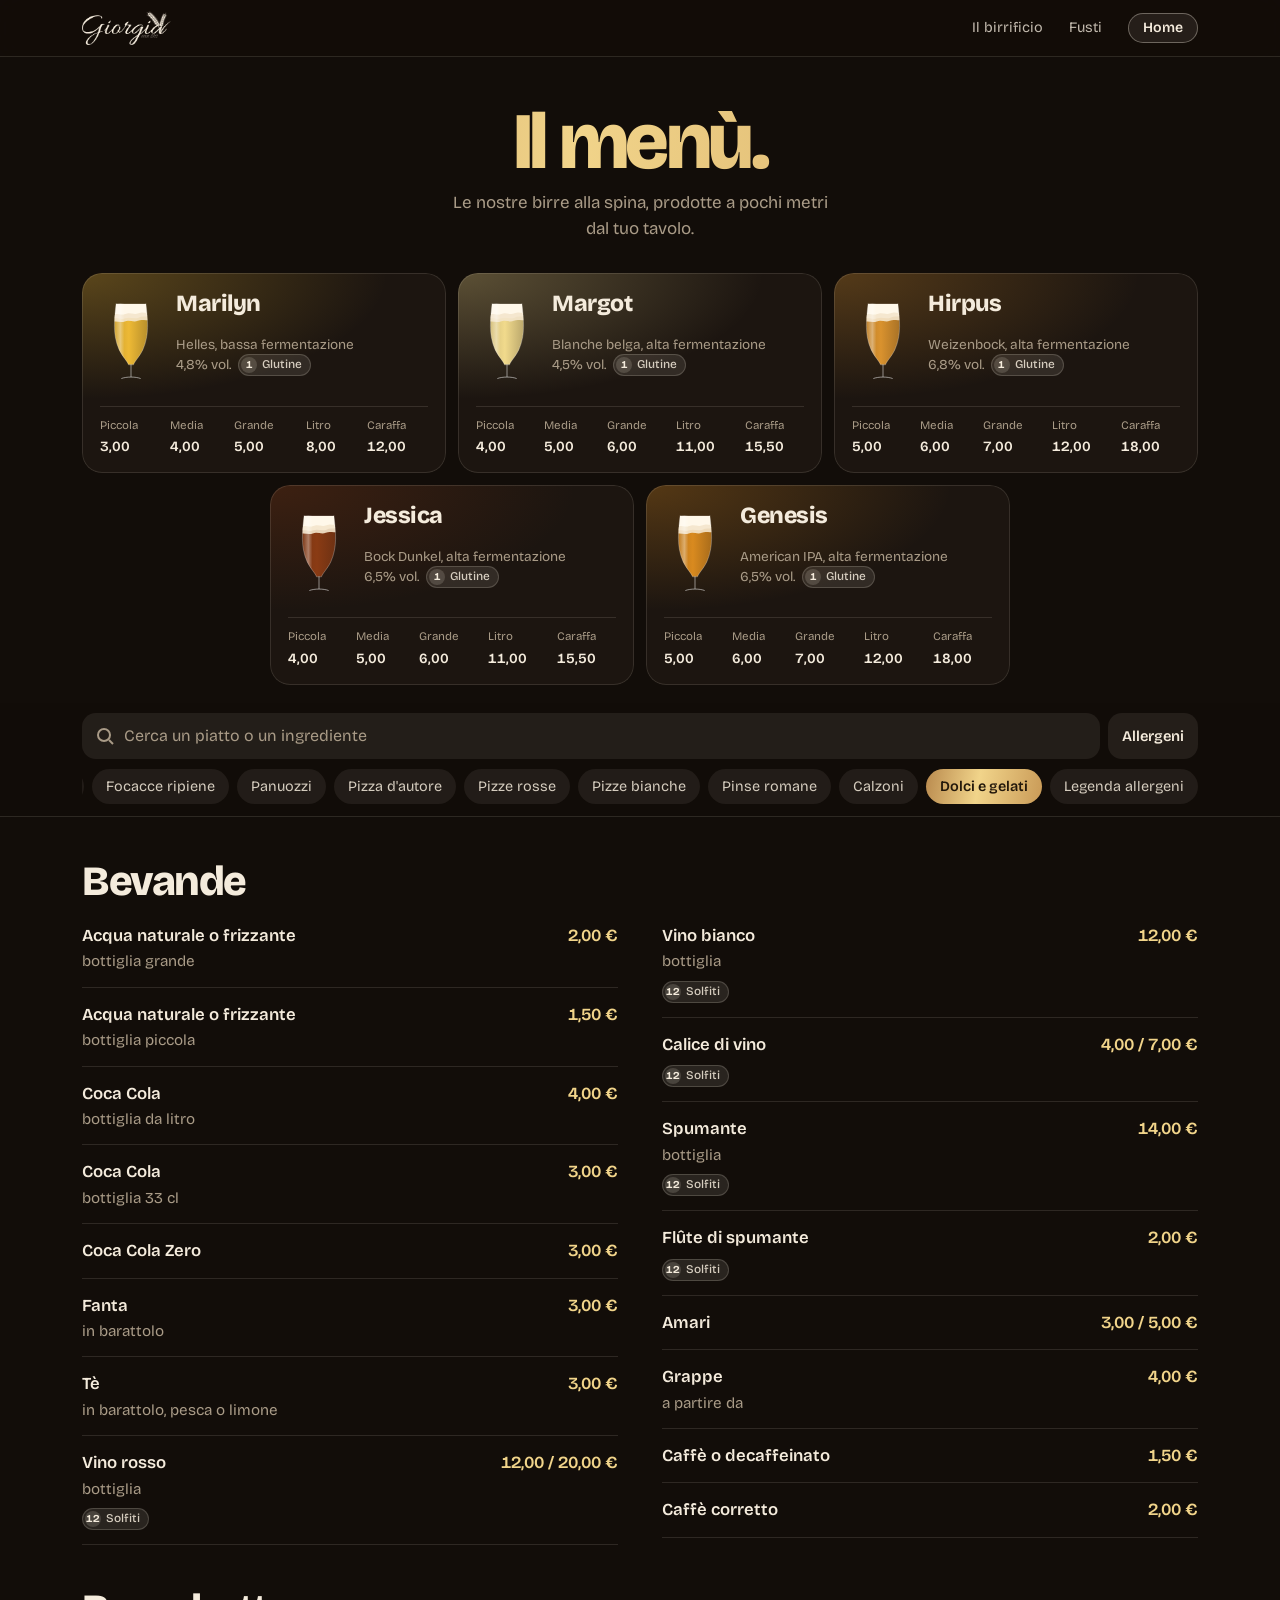
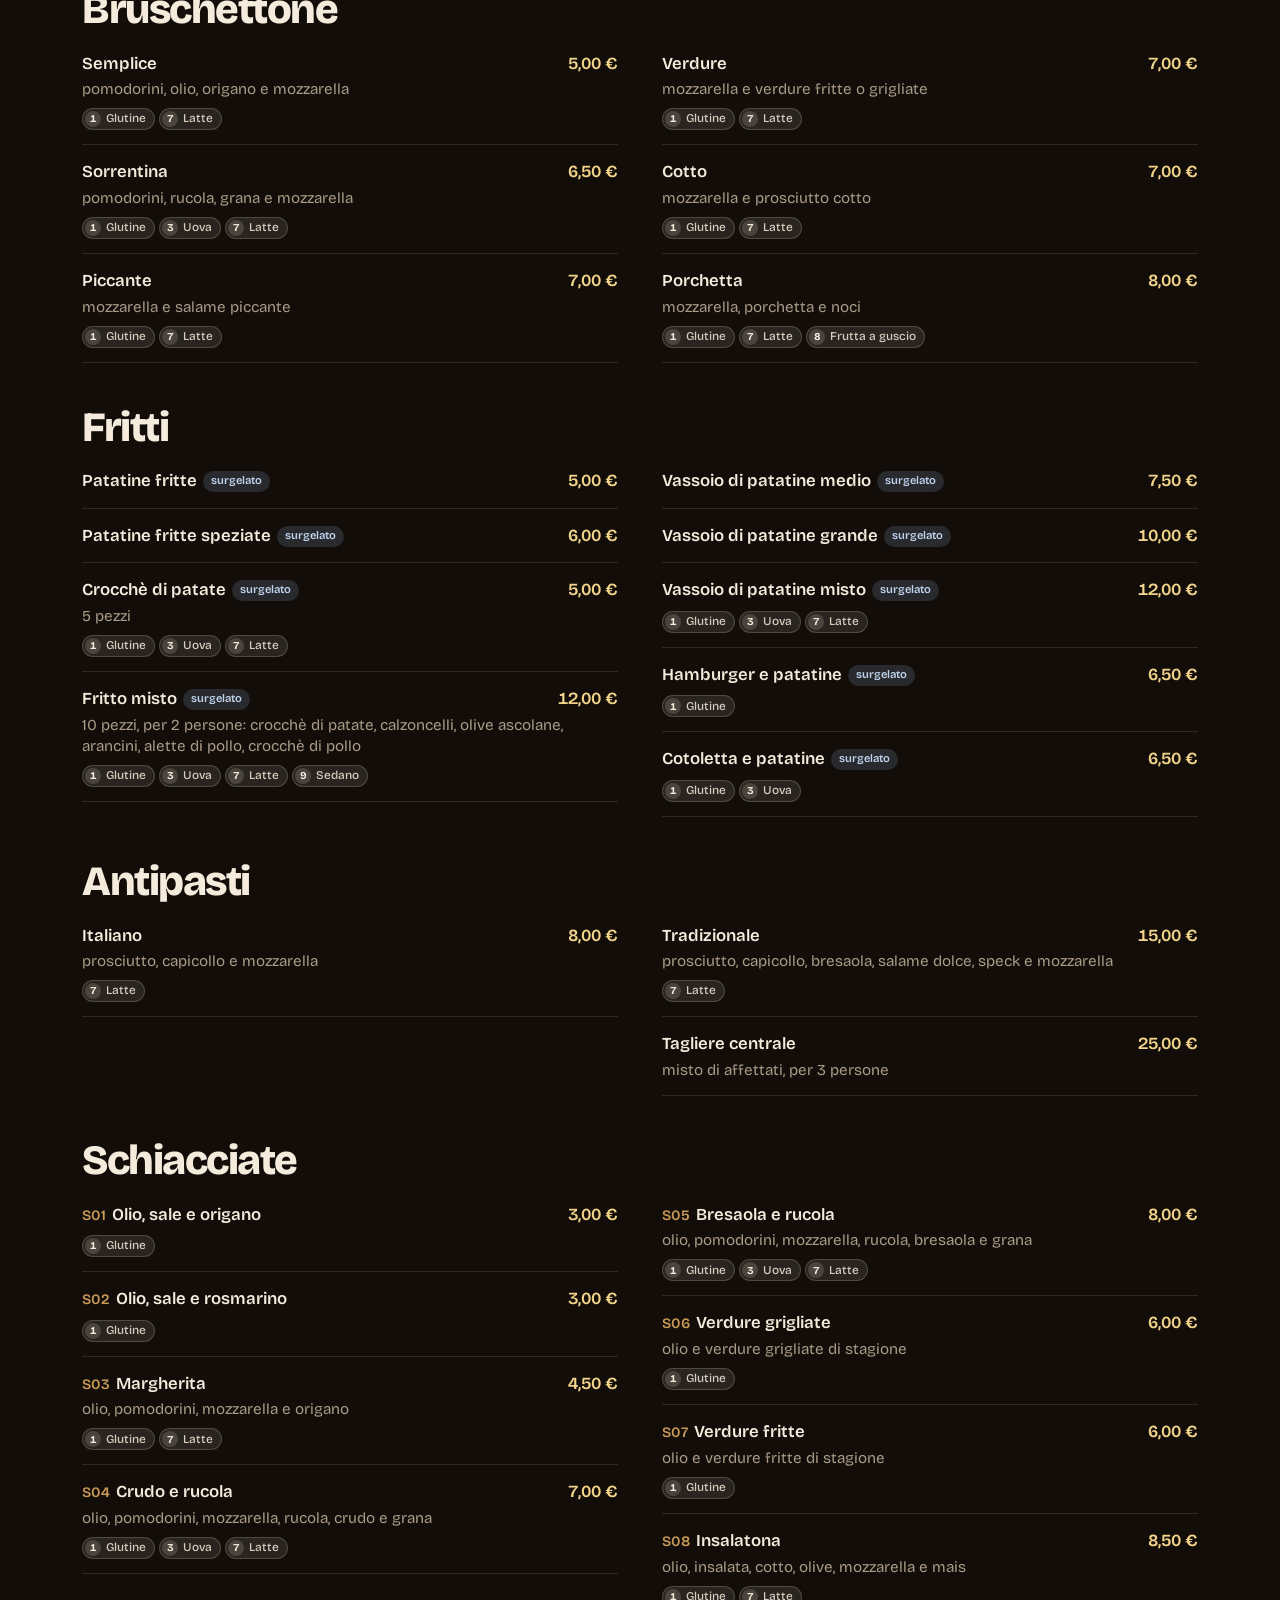
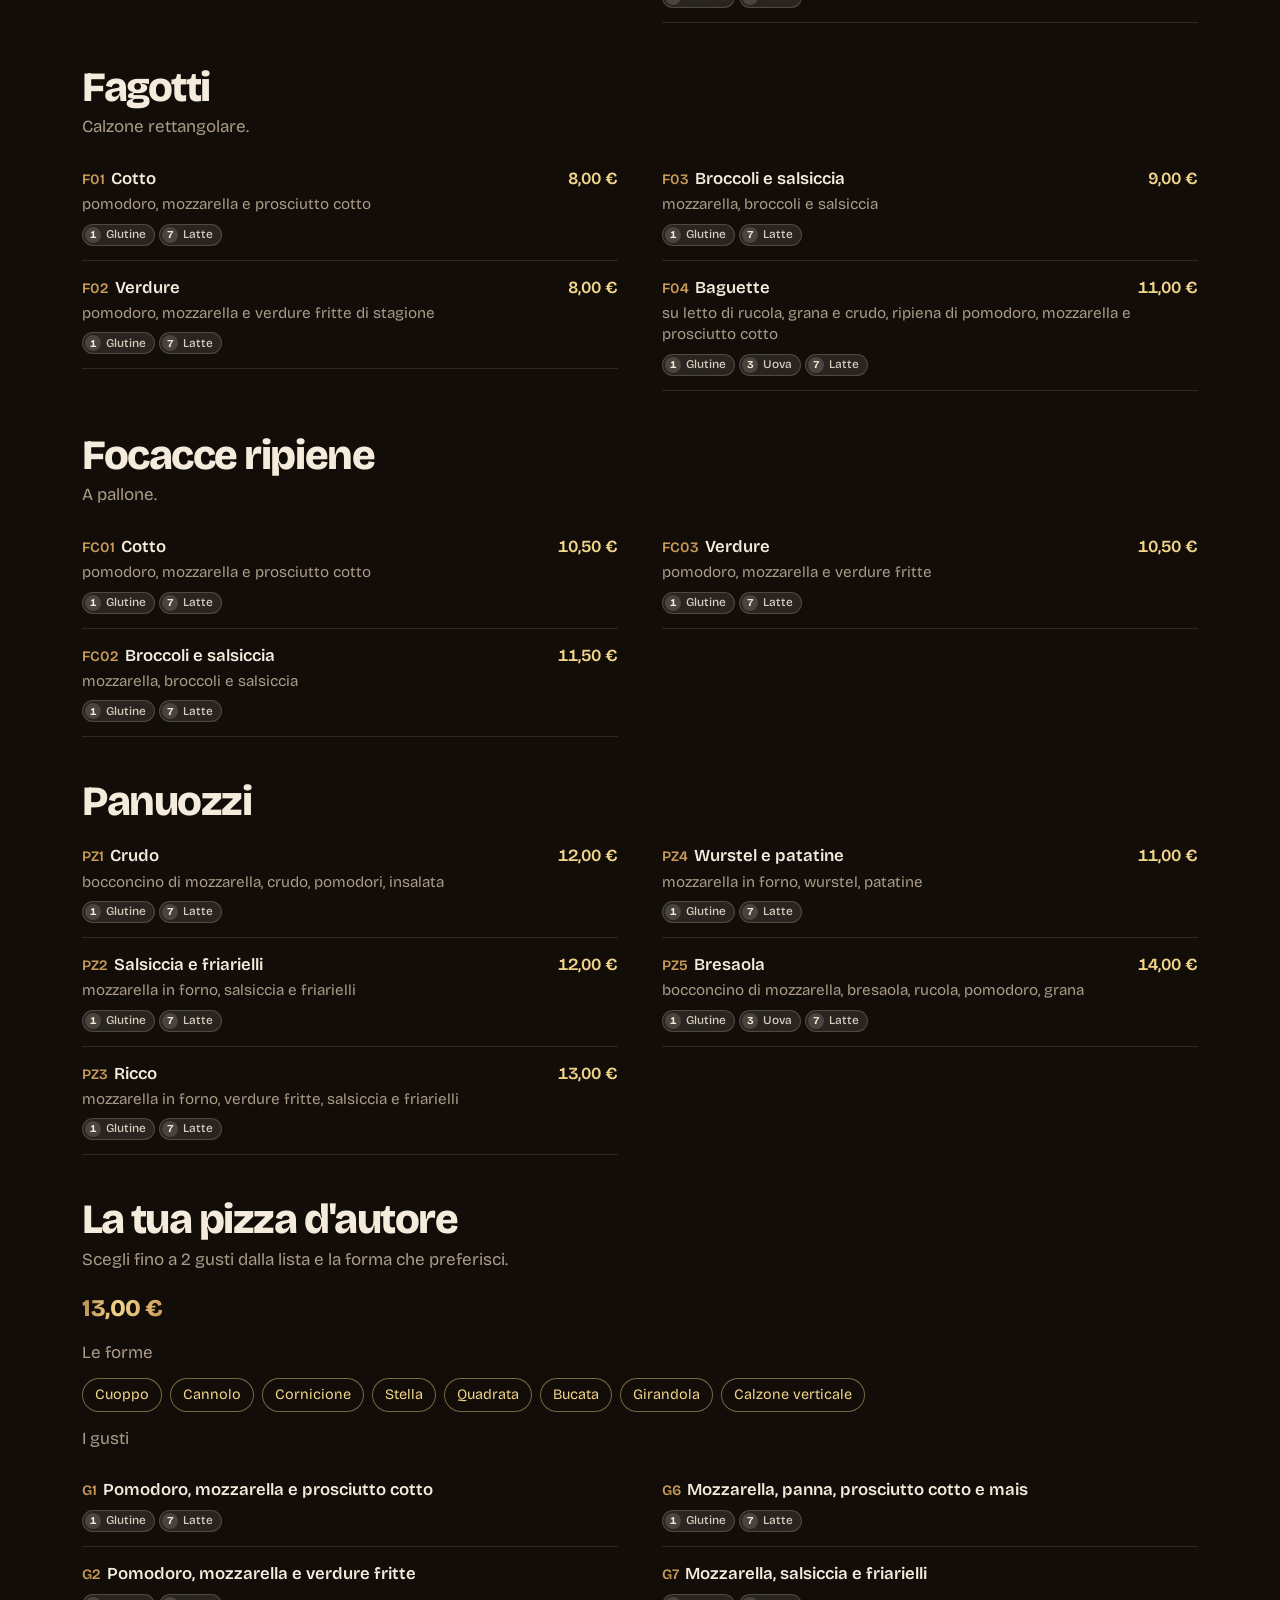
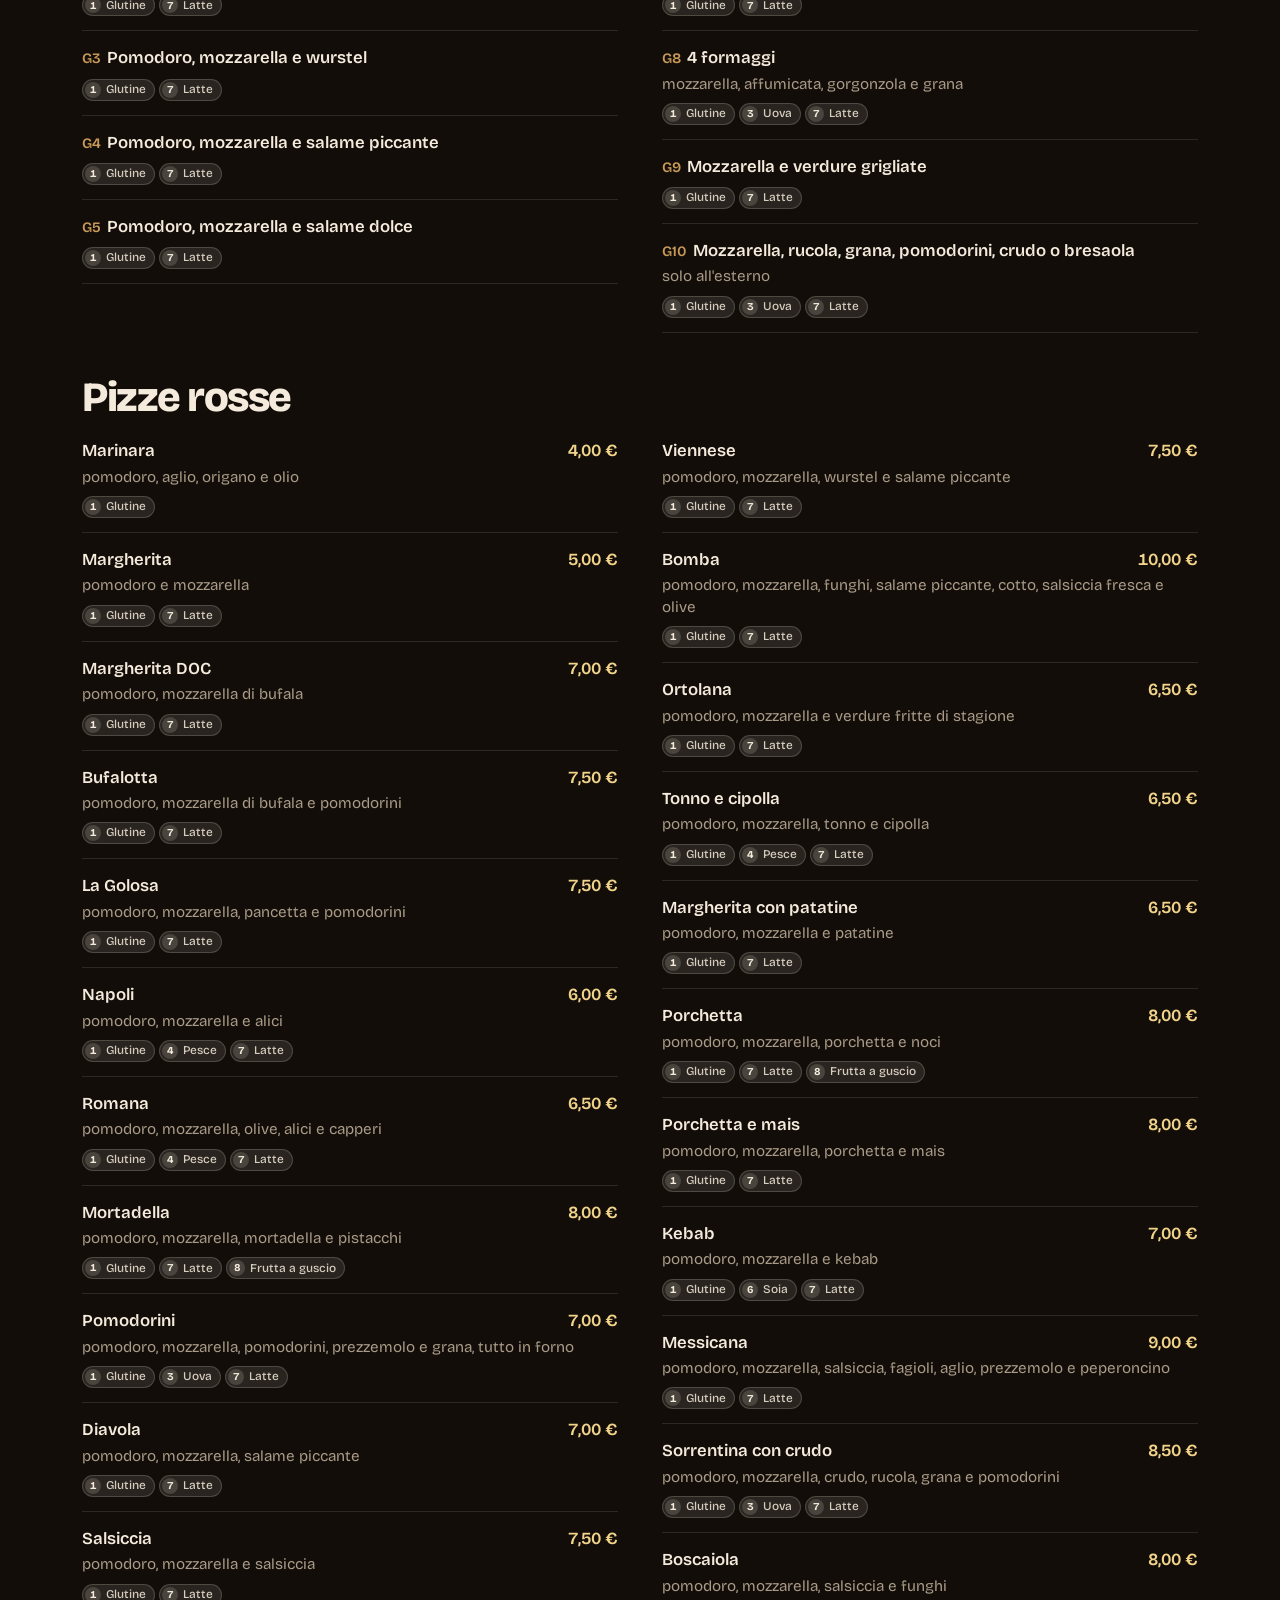
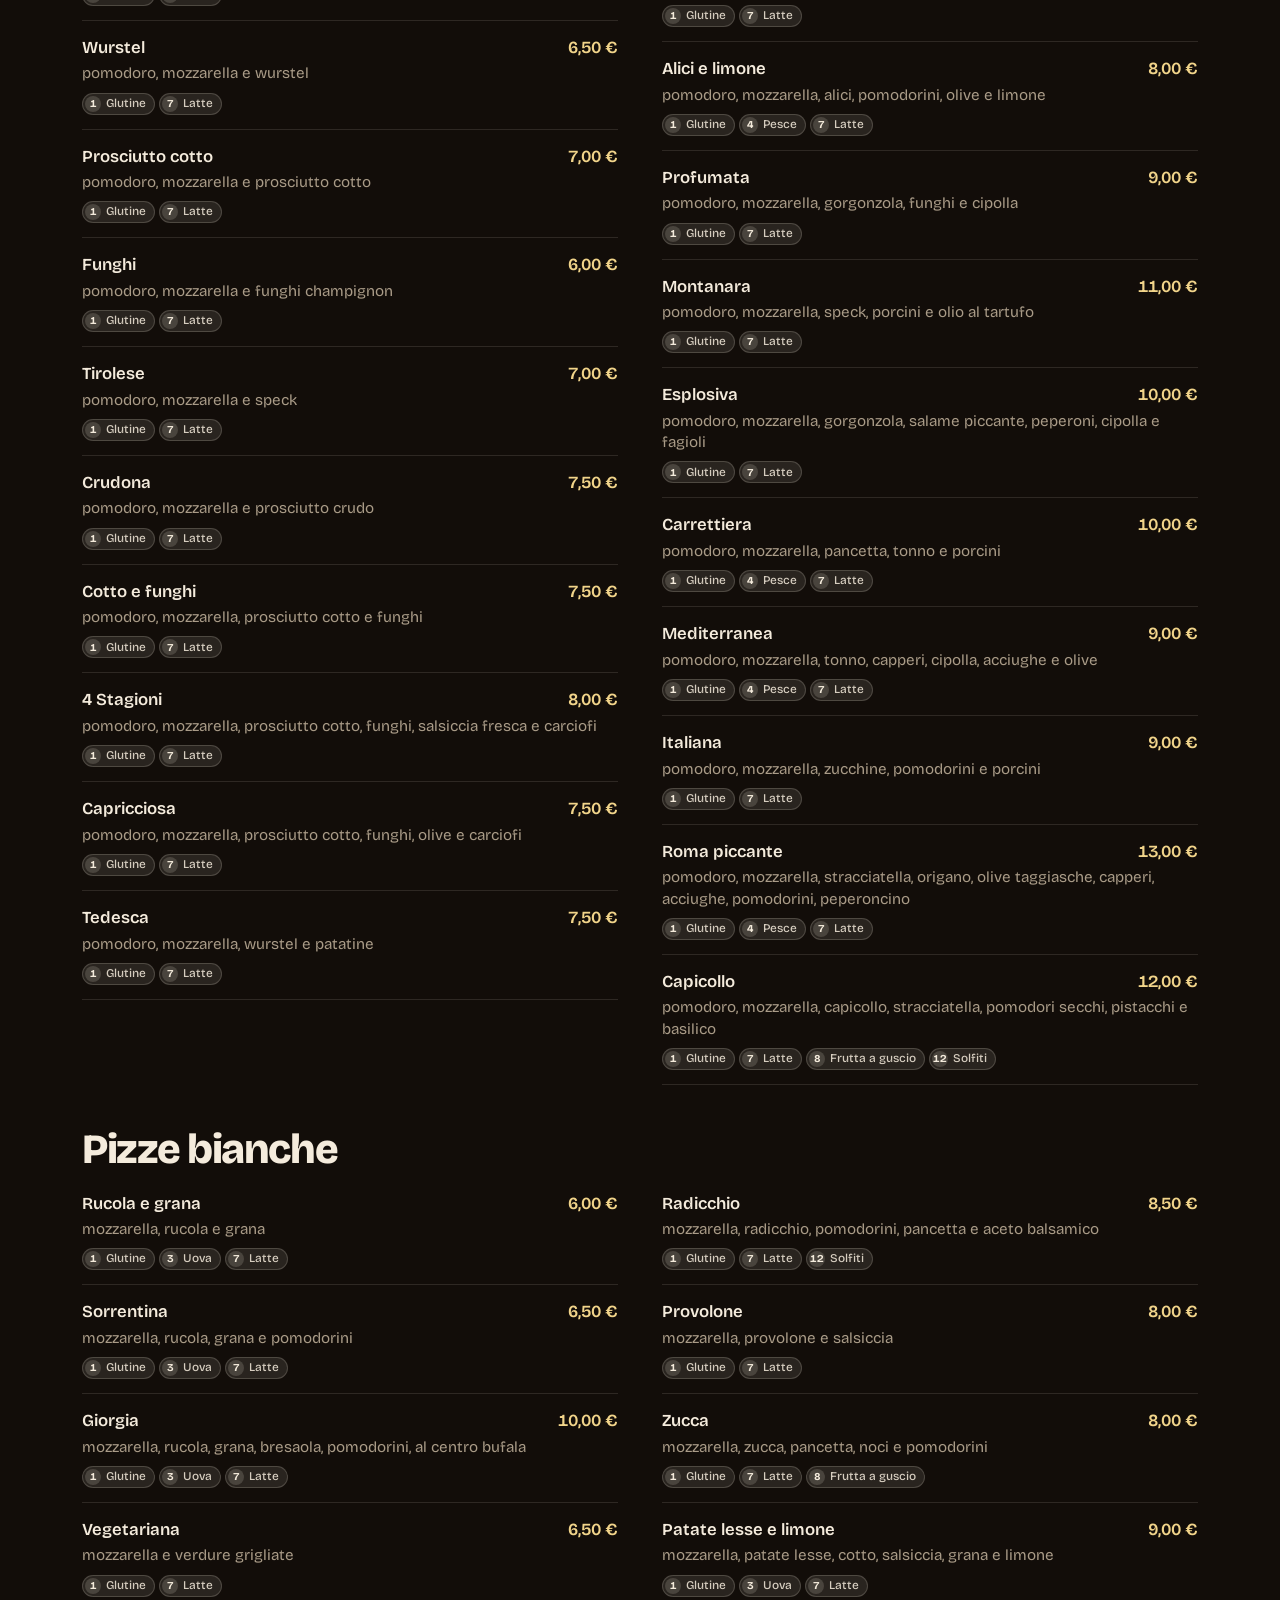
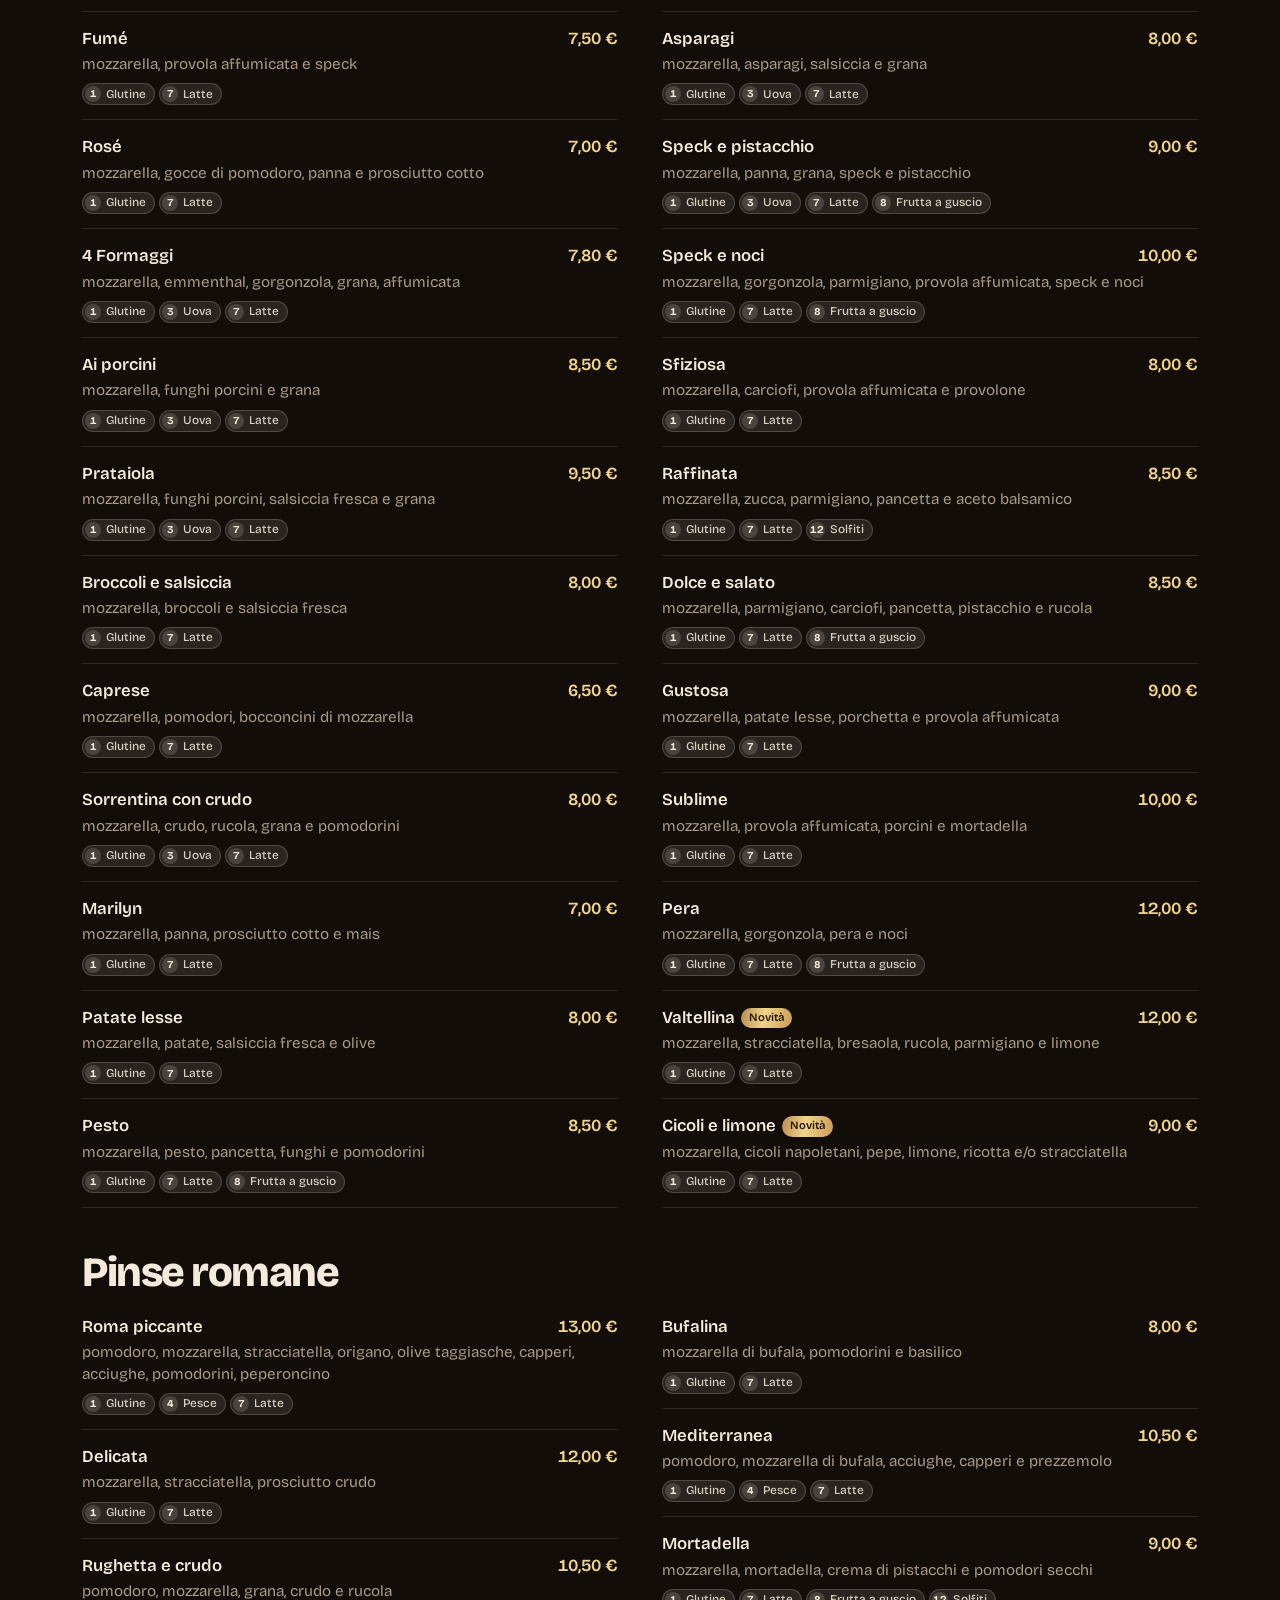
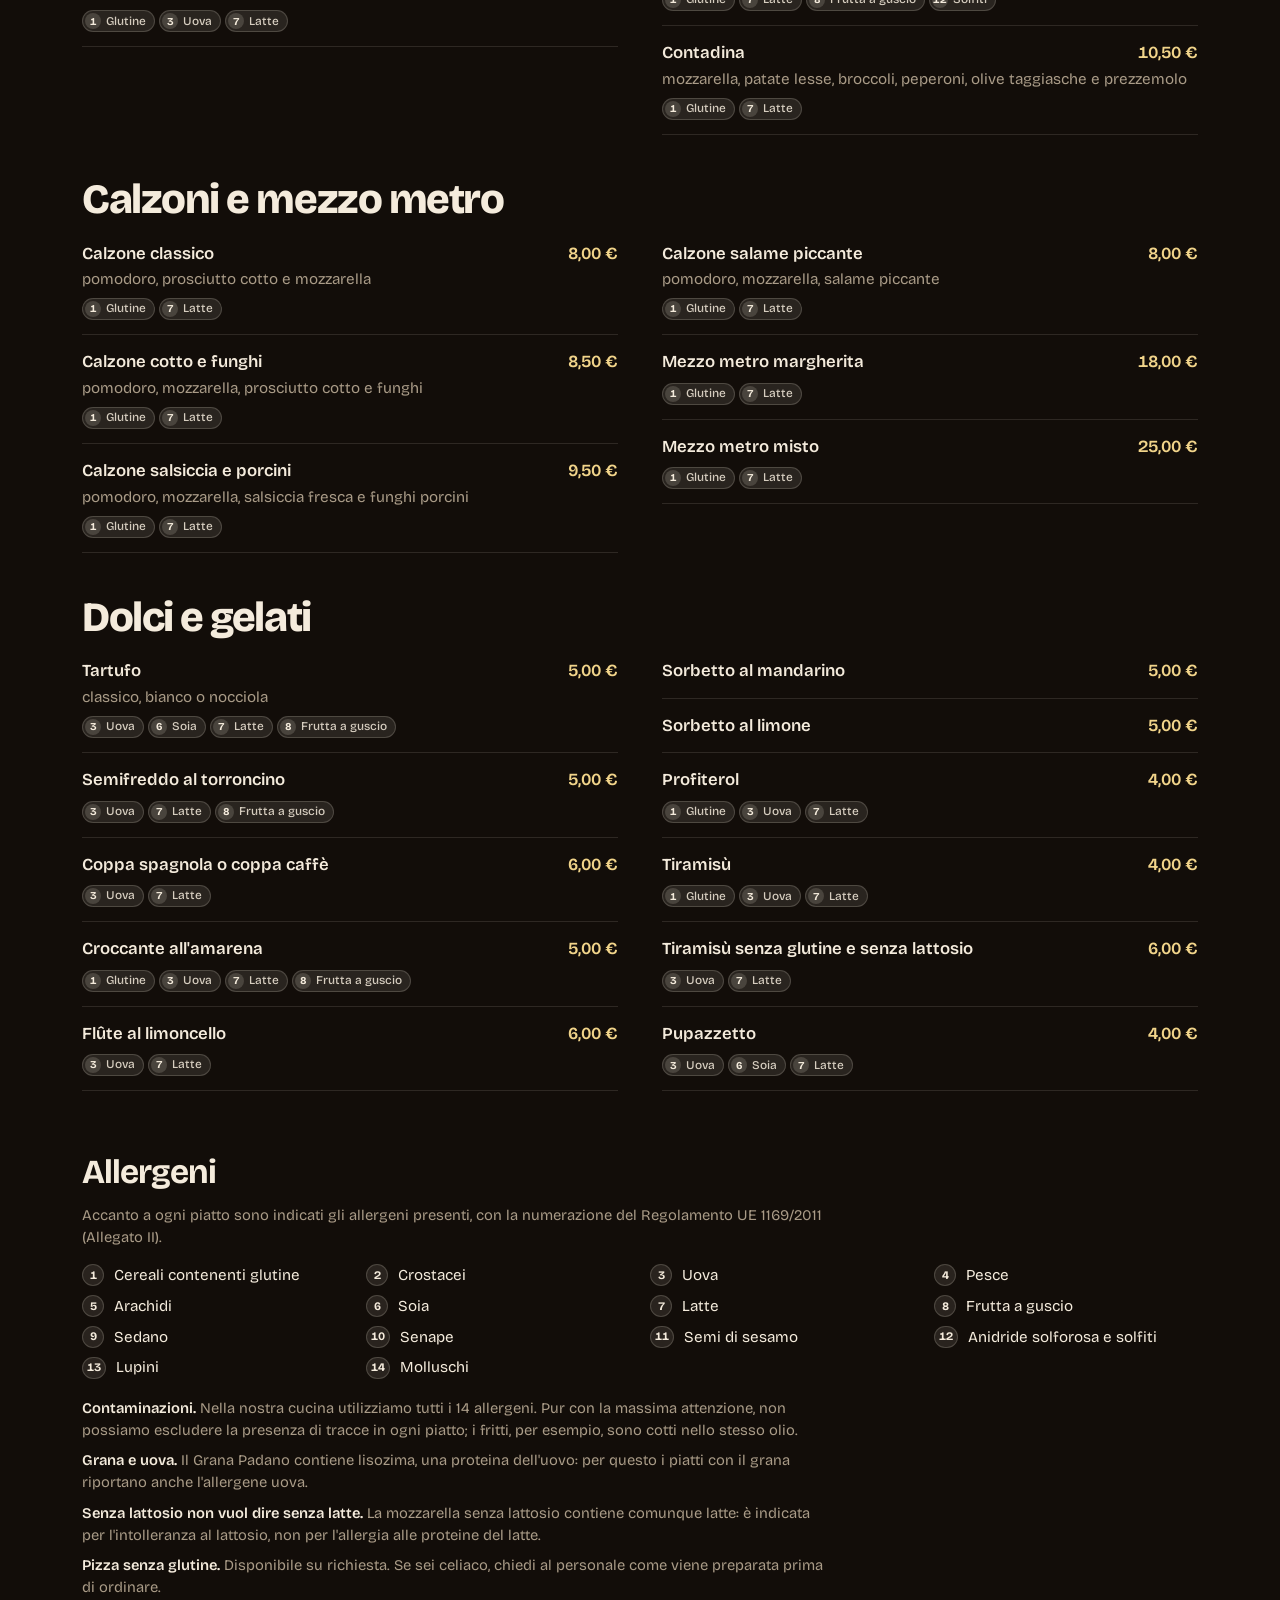
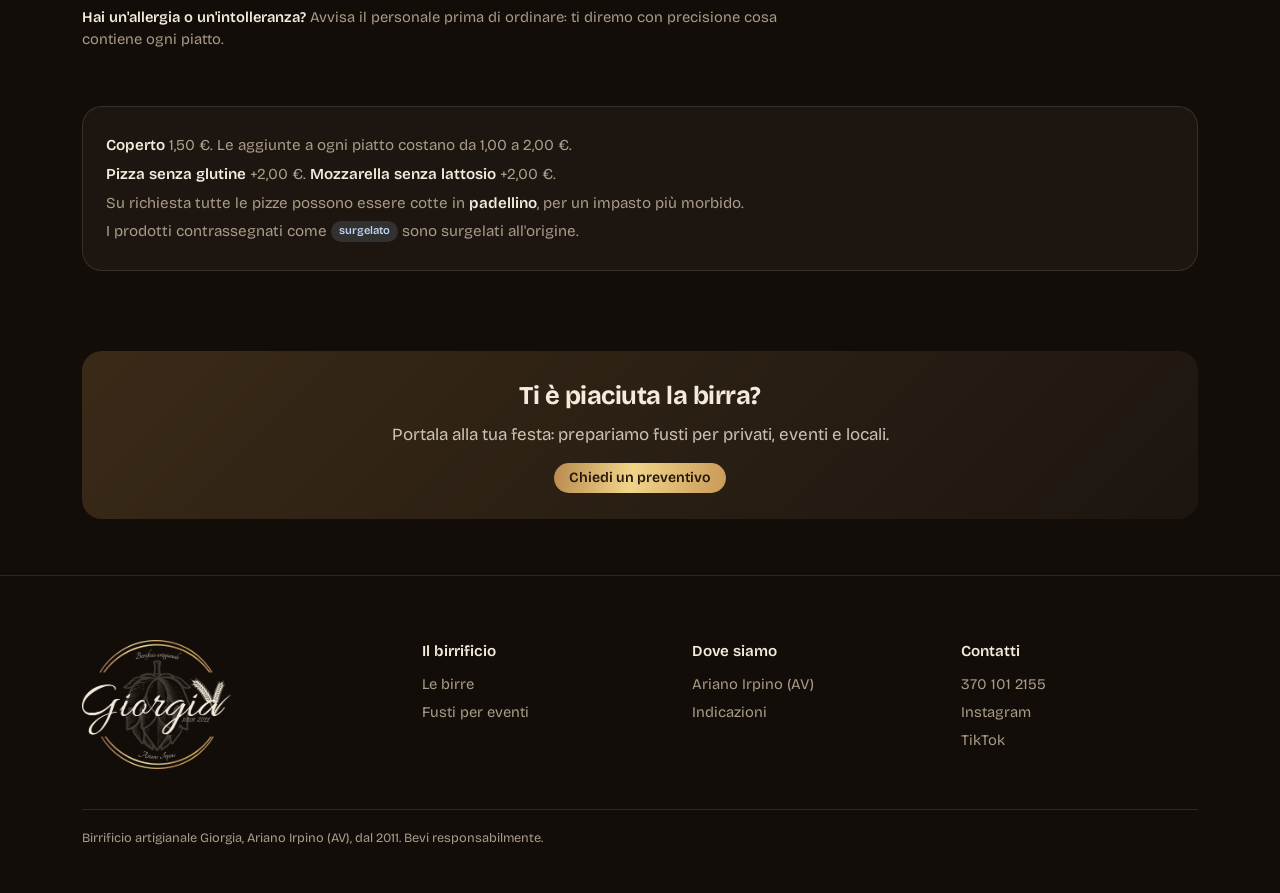
<file: menu.html>
<!DOCTYPE html>
<html lang="it">
<head>
<meta charset="utf-8">
<meta name="viewport" content="width=device-width, initial-scale=1, viewport-fit=cover">
<title>Menù – Giorgia, birrificio artigianale e pizzeria</title>
<meta name="description" content="Il menù di Giorgia ad Ariano Irpino: birre artigianali alla spina, pizze, pinse romane, panuozzi, fritti e dolci.">
<meta name="theme-color" content="#120D09">
<link rel="icon" type="image/png" href="assets/icon-180.png">
<link rel="apple-touch-icon" href="assets/icon-180.png">
<link rel="preconnect" href="https://fonts.googleapis.com">
<link rel="preconnect" href="https://fonts.gstatic.com" crossorigin>
<link href="https://fonts.googleapis.com/css2?family=Bricolage+Grotesque:opsz,wght@12..96,400;12..96,500;12..96,600;12..96,700;12..96,800&display=swap" rel="stylesheet">
<link rel="stylesheet" href="style.css">
<style>
body{padding-top:calc(env(safe-area-inset-top,0px) + 56px)}
.m-head{text-align:center;padding:48px 22px 26px}
.m-head h1{font-size:clamp(2.8rem,10vw,5rem);letter-spacing:-.045em;font-weight:800;line-height:.95;margin:0 0 10px}
.m-head p{color:var(--muted);margin:0 auto;max-width:36ch}

/* le spine, in alto */
.taps{display:flex;gap:12px;overflow-x:auto;scroll-snap-type:x mandatory;scroll-padding-inline:22px;padding:6px 22px 18px;scrollbar-width:none;max-width:1160px;margin:0 auto}
.taps::-webkit-scrollbar{display:none}
.tapc{flex:0 0 min(78vw,300px);scroll-snap-align:start;border-radius:var(--r-md);padding:18px 18px 16px;display:grid;grid-template-columns:62px 1fr;gap:4px 14px;
  background:radial-gradient(120% 90% at 0% 0%,color-mix(in srgb,var(--c) 30%,transparent),transparent 70%),var(--malt);box-shadow:inset 0 0 0 1px var(--line)}
.tapc .g{grid-row:span 2;align-self:center}
.tapc .g .glass-svg{filter:none}
.tapc h2{font-size:1.45rem;letter-spacing:-.02em;font-weight:800;margin:0;line-height:1.1}
.tapc .st{font-size:.85rem;color:var(--muted);line-height:1.3}
.tapc .pr{grid-column:1/-1;margin-top:10px;font-size:.88rem;display:grid;grid-template-columns:repeat(5,auto);gap:2px 10px;border-top:1px solid var(--line);padding-top:10px}
.tapc .pr span{color:var(--muted);font-size:.72rem}
.tapc .pr b{font-weight:600;font-variant-numeric:tabular-nums}
.tapc .ask{grid-column:1/-1;margin-top:10px;border-top:1px solid var(--line);padding-top:10px;color:var(--muted);font-size:.88rem}
@media (min-width:1000px){.taps{flex-wrap:wrap;justify-content:center;overflow:visible}.tapc{flex:0 0 calc((100% - 24px) / 3)}}

/* barra ricerca + categorie */
.bar{position:sticky;top:calc(env(safe-area-inset-top,0px) + 56px);z-index:30;background:rgba(18,13,9,.86);backdrop-filter:blur(16px);-webkit-backdrop-filter:blur(16px);border-bottom:1px solid var(--line);padding:10px 0 0}
.search{width:100%;font:inherit;font-size:1rem;padding:11px 16px 11px 42px;border-radius:14px;border:0;background:rgba(244,235,220,.08) url("data:image/svg+xml,%3Csvg xmlns='http://www.w3.org/2000/svg' width='18' height='18' fill='none' stroke='%23A99B87' stroke-width='2'%3E%3Ccircle cx='8' cy='8' r='6'/%3E%3Cpath d='m13 13 4 4'/%3E%3C/svg%3E") 14px 50% no-repeat;color:var(--cream)}
.search::placeholder{color:var(--muted)}
.search:focus{outline:none;box-shadow:inset 0 0 0 1.5px var(--gold-3)}
.chips{display:flex;gap:8px;overflow-x:auto;padding:10px 0 12px;scrollbar-width:none}
.chips::-webkit-scrollbar{display:none}
.chip{flex:none;font-size:.9rem;padding:7px 14px;border-radius:999px;background:rgba(244,235,220,.07);color:rgba(244,235,220,.85);text-decoration:none;white-space:nowrap}
.chip.on{background:var(--gold);color:#23180B;font-weight:600}
html{scroll-padding-top:calc(env(safe-area-inset-top,0px) + 180px)}

.msec{padding-top:44px}
.msec h2{font-size:clamp(1.9rem,5vw,2.6rem);letter-spacing:-.035em;font-weight:800;margin:0 0 6px;line-height:1}
.msec .note{color:var(--muted);margin:0 0 12px;max-width:60ch}
.items{columns:2 400px;column-gap:44px}
.item{break-inside:avoid;display:grid;grid-template-columns:1fr auto;gap:3px 14px;padding:14px 0;border-bottom:1px solid var(--line)}
.item .n{font-weight:600;font-size:1.05rem}
.item .p{font-weight:600;font-variant-numeric:tabular-nums;white-space:nowrap;color:var(--gold-2)}
.item .d{grid-column:1/-1;color:var(--muted);font-size:.95rem;line-height:1.4}
.code{color:var(--gold-3);font-weight:600;margin-right:6px;font-size:.9rem}
.tag{display:inline-block;font-size:.7rem;font-weight:600;padding:2px 8px;border-radius:999px;margin-left:6px;vertical-align:2px}
.tag-new{background:var(--gold);color:#23180B}
.tag-frz{background:rgba(160,190,230,.16);color:#BFD3EE}
.shapes{display:flex;flex-wrap:wrap;gap:8px;margin:4px 0 8px}
.shapes span{border-radius:999px;padding:6px 13px;font-size:.9rem;box-shadow:inset 0 0 0 1px rgba(241,212,138,.45);color:var(--gold-2)}
.autore-price{display:inline-block;margin:6px 0 14px;font-size:1.5rem;font-weight:800;letter-spacing:-.02em}
.empty{display:none;padding:40px 0;color:var(--muted);text-align:center}
.fine{margin:56px 0 80px;border-radius:var(--r-md);background:var(--malt);box-shadow:inset 0 0 0 1px var(--line);padding:22px 24px;font-size:.95rem;color:var(--muted)}
.fine p{margin:6px 0}
.fine strong{color:var(--cream);font-weight:600}
.kegs-cta{margin:0 0 56px;border-radius:var(--r-md);padding:26px 24px;text-align:center;background:linear-gradient(135deg,#3A2A18,#1C1510)}
.kegs-cta h3{font-size:1.6rem;letter-spacing:-.02em;margin:0 0 6px}
.kegs-cta p{color:rgba(244,235,220,.8);margin:0 0 16px}

/* allergeni */
.als{grid-column:1/-1;display:flex;flex-wrap:wrap;gap:4px;margin-top:5px}
.al{display:inline-grid;place-items:center;min-width:22px;height:22px;padding:0 5px;border-radius:999px;font-size:.72rem;font-weight:700;
  color:var(--cream);background:rgba(244,235,220,.1);box-shadow:inset 0 0 0 1px rgba(244,235,220,.18);font-variant-numeric:tabular-nums;cursor:help}
.al.hit{background:#7A2B1E;box-shadow:none}
.al-l{gap:5px;grid-auto-flow:column;padding:0 9px 0 3px;font-weight:500;font-size:.74rem;color:rgba(244,235,220,.85);cursor:default}
.al-l b{display:inline-grid;place-items:center;min-width:16px;height:16px;border-radius:999px;background:rgba(244,235,220,.16);font-size:.66rem;font-weight:700;color:var(--cream)}
.bar-row{display:flex;gap:8px}
.bar-row .search{flex:1;min-width:0}
.fbtn{flex:none;font:inherit;font-size:.92rem;font-weight:600;border:0;border-radius:14px;padding:0 14px;background:rgba(244,235,220,.08);color:var(--cream);cursor:pointer;display:flex;align-items:center;gap:8px}
.fbtn .cnt{display:none;background:var(--gold);color:#23180B;border-radius:999px;font-size:.75rem;min-width:20px;height:20px;place-items:center;padding:0 6px}
.fbtn.on .cnt{display:inline-grid}
.fstate{display:none;font-size:.88rem;color:var(--gold-2);padding:0 0 10px}
.fstate.on{display:block}
.fstate button{font:inherit;color:var(--cream);background:none;border:0;text-decoration:underline;cursor:pointer;padding:0;margin-left:6px}
dialog.sheet{border:0;padding:0;margin:auto auto 0;width:100%;max-width:640px;max-height:88svh;border-radius:26px 26px 0 0;background:var(--malt);color:var(--cream);box-shadow:0 -20px 60px rgba(0,0,0,.6)}
@media (min-width:700px){dialog.sheet{margin:auto;border-radius:26px}}
dialog.sheet::backdrop{background:rgba(8,6,4,.65);backdrop-filter:blur(4px)}
.sheet .in{padding:22px 22px calc(22px + env(safe-area-inset-bottom,0px));overflow:auto;max-height:88svh}
.sheet h2{font-size:1.6rem;letter-spacing:-.02em;margin:0 0 4px}
.sheet .sub{color:var(--muted);margin:0 0 16px;font-size:.95rem}
.agrid{display:grid;grid-template-columns:1fr 1fr;gap:8px}
@media (max-width:420px){.agrid{grid-template-columns:1fr}}
.atog{display:flex;align-items:center;gap:10px;font:inherit;font-size:.95rem;text-align:left;border:0;border-radius:14px;padding:10px 12px;cursor:pointer;background:rgba(244,235,220,.06);color:var(--cream);box-shadow:inset 0 0 0 1px var(--line)}
.atog .al{flex:none}
.atog[aria-pressed="true"]{background:rgba(122,43,30,.55);box-shadow:inset 0 0 0 1px #B4523F}
.atog[aria-pressed="true"] .al{background:#B4523F}
.sheet .acts{display:flex;gap:10px;margin-top:18px}
.sheet .acts .btn{flex:1;justify-content:center}
.legend{margin:56px 0 0}
.legend h2{font-size:clamp(1.6rem,4vw,2.1rem);letter-spacing:-.03em;margin:0 0 6px}
.legend .grid{display:grid;grid-template-columns:repeat(auto-fill,minmax(230px,1fr));gap:8px 20px;margin:16px 0 18px}
.legend .grid div{display:flex;gap:10px;align-items:center;font-size:.95rem}
.legend p{color:var(--muted);font-size:.92rem;margin:0 0 8px;max-width:75ch}
.legend p strong{color:var(--cream);font-weight:600}
.tapc .al{margin-left:4px;vertical-align:1px}
.tip{position:absolute;z-index:60;background:var(--cream);color:#1C1510;font-size:.85rem;font-weight:600;padding:6px 10px;border-radius:10px;box-shadow:0 8px 24px rgba(0,0,0,.4);pointer-events:none}
</style>
</head>
<body>

<header class="nav">
  <div class="wrap">
    <a class="mark" href="index.html" aria-label="Giorgia, vai alla home"><img src="assets/wordmark.webp" alt="Giorgia" width="178" height="68"></a>
    <a class="l opt" href="index.html#birre">Il birrificio</a>
    <a class="l" href="index.html#fusti">Fusti</a>
    <a class="btn btn-line btn-sm" href="index.html">Home</a>
  </div>
</header>

<main>
  <div class="m-head">
    <h1 class="goldtext">Il menù.</h1>
    <p>Le nostre birre alla spina, prodotte a pochi metri dal tuo tavolo.</p>
  </div>
  <div class="taps" id="taps" aria-label="Birre alla spina"></div>

  <div class="bar">
    <div class="wrap">
      <div class="bar-row">
        <input class="search" id="q" type="search" placeholder="Cerca un piatto o un ingrediente" aria-label="Cerca nel menù">
        <button class="fbtn" id="fbtn" type="button" aria-haspopup="dialog">Allergeni <span class="cnt" id="fcnt">0</span></button>
      </div>
      <nav class="chips" id="chips" aria-label="Sezioni del menù"></nav>
      <div class="fstate" id="fstate" aria-live="polite"></div>
    </div>
  </div>

  <div class="wrap">
    <div id="menuBody"></div>
    <p class="empty" id="empty">Nessun piatto trovato. Prova con un altro ingrediente o cancella la ricerca.</p>
    <section class="legend" id="allergeni" aria-labelledby="leg-h">
      <h2 id="leg-h">Allergeni</h2>
      <p>Accanto a ogni piatto sono indicati gli allergeni presenti, con la numerazione del Regolamento UE 1169/2011 (Allegato II).</p>
      <div class="grid" id="legendGrid"></div>
      <p><strong>Contaminazioni.</strong> Nella nostra cucina utilizziamo tutti i 14 allergeni. Pur con la massima attenzione, non possiamo escludere la presenza di tracce in ogni piatto; i fritti, per esempio, sono cotti nello stesso olio.</p>
      <p><strong>Grana e uova.</strong> Il Grana Padano contiene lisozima, una proteina dell'uovo: per questo i piatti con il grana riportano anche l'allergene uova.</p>
      <p><strong>Senza lattosio non vuol dire senza latte.</strong> La mozzarella senza lattosio contiene comunque latte: è indicata per l'intolleranza al lattosio, non per l'allergia alle proteine del latte.</p>
      <p><strong>Pizza senza glutine.</strong> Disponibile su richiesta. Se sei celiaco, chiedi al personale come viene preparata prima di ordinare.</p>
      <p><strong>Hai un'allergia o un'intolleranza?</strong> Avvisa il personale prima di ordinare: ti diremo con precisione cosa contiene ogni piatto.</p>
    </section>
    <div class="fine">
      <p><strong>Coperto</strong> 1,50 €. Le aggiunte a ogni piatto costano da 1,00 a 2,00 €.</p>
      <p><strong>Pizza senza glutine</strong> +2,00 €. <strong>Mozzarella senza lattosio</strong> +2,00 €.</p>
      <p>Su richiesta tutte le pizze possono essere cotte in <strong>padellino</strong>, per un impasto più morbido.</p>
      <p>I prodotti contrassegnati come <span class="tag tag-frz" style="margin-left:0">surgelato</span> sono surgelati all'origine.</p>
    </div>
    <div class="kegs-cta">
      <h3>Ti è piaciuta la birra?</h3>
      <p>Portala alla tua festa: prepariamo fusti per privati, eventi e locali.</p>
      <a class="btn btn-gold btn-sm" id="waKegs" href="#" target="_blank" rel="noopener">Chiedi un preventivo</a>
    </div>
  </div>
</main>

<dialog class="sheet" id="sheet" aria-labelledby="sheet-h">
  <div class="in">
    <h2 id="sheet-h">Filtra per allergeni</h2>
    <p class="sub">Seleziona gli allergeni da evitare: nasconderemo i piatti che li contengono.</p>
    <div class="agrid" id="agrid"></div>
    <div class="acts">
      <button class="btn btn-line" type="button" id="fclear">Azzera</button>
      <button class="btn btn-gold" type="button" id="fdone">Mostra i piatti</button>
    </div>
  </div>
</dialog>

<footer class="footer">
  <div class="wrap">
    <div class="grid">
      <div><img class="logo" src="assets/logo-chiaro.webp" alt="Giorgia" loading="lazy"></div>
      <div><h4>Il birrificio</h4><p><a href="index.html#birre">Le birre</a></p><p><a href="index.html#fusti">Fusti per eventi</a></p></div>
      <div><h4>Dove siamo</h4><p>Ariano Irpino (AV)</p><p><a id="fMap" href="#" target="_blank" rel="noopener">Indicazioni</a></p></div>
      <div><h4>Contatti</h4><p id="fTel"></p><p><a id="fIg" href="#" target="_blank" rel="noopener">Instagram</a></p><p><a id="fTt" href="#" target="_blank" rel="noopener">TikTok</a></p></div>
    </div>
    <p class="legal">Birrificio artigianale Giorgia, Ariano Irpino (AV), dal 2011. Bevi responsabilmente.</p>
  </div>
</footer>


<script src="menu-data.js"></script>
<script>
const wa = t => `https://wa.me/${CONTATTI.whatsapp}?text=${encodeURIComponent(t)}`;
document.getElementById("waKegs").href = wa("Ciao! Vorrei un preventivo per un fusto di birra Giorgia.");
document.getElementById("fTel").innerHTML = `<a href="tel:${CONTATTI.telefono}">${CONTATTI.telefonoVisibile}</a>`;
document.getElementById("fIg").href = CONTATTI.instagram;
document.getElementById("fTt").href = CONTATTI.tiktok;
document.getElementById("fMap").href = CONTATTI.maps;

// allergeni: pallini numerati, con il nome completo per i lettori di schermo e al tocco
const alBadges = list => list.map(n => `<span class="al al-l" data-n="${n}" title="${esc(ALLERGENI[n])}"><b>${n}</b>${esc(ALLERGENI_BREVI[n])}</span>`).join("");

// le spine
document.getElementById("taps").innerHTML = BEERS.map((b, i) => `
  <article class="tapc" style="--c:${b.beer}">
    <div class="g">${glassSVG(b.beer, "m" + i, false)}</div>
    <h2>${esc(b.name)}</h2>
    <div class="st">${esc(b.style)}<br>${esc(b.abv)}% vol. ${alBadges(b.a || [])}</div>
    ${b.prices.length
      ? `<div class="pr">${b.prices.map(p => `<span>${esc(p[0].replace("Boccale da litro","Litro"))}</span>`).join("")}${b.prices.map(p => `<b>${esc(p[1])}</b>`).join("")}</div>`
      : `<div class="ask">Chiedi al banco se è alla spina oggi.</div>`}
  </article>`).join("");

// il menù
const body = document.getElementById("menuBody");
body.innerHTML = MENU.map(s => `
  <section class="msec" id="${s.id}" aria-labelledby="${s.id}-h">
    <h2 id="${s.id}-h">${esc(s.title)}</h2>
    ${s.special === "autore"
      ? `<p class="note">Scegli fino a 2 gusti dalla lista e la forma che preferisci.</p><div class="autore-price goldtext">13,00 €</div>
         <p class="note">Le forme</p><div class="shapes">${SHAPES.map(x => `<span>${x}</span>`).join("")}</div><p class="note" style="margin-top:14px">I gusti</p>`
      : (s.note ? `<p class="note">${esc(s.note)}</p>` : "")}
    <div class="items">${s.items.map(([n, d, p, o = {}]) => `
      <div class="item" data-q="${esc((n + " " + d).toLowerCase())}" data-a="${(o.a || []).join(",")}">
        <div class="n">${o.codice ? `<span class="code">${o.codice}</span>` : ""}${esc(n)}${o.nuovo ? `<span class="tag tag-new">Novità</span>` : ""}${o.surgelato ? `<span class="tag tag-frz">surgelato</span>` : ""}</div>
        <div class="p">${p ? esc(p) + " €" : ""}</div>
        ${d ? `<div class="d">${esc(d)}</div>` : ""}
        ${o.a && o.a.length ? `<div class="als">${alBadges(o.a)}</div>` : ""}
      </div>`).join("")}
    </div>
  </section>`).join("");

// categorie
const chips = document.getElementById("chips");
const short = t => t.replace(" e mezzo metro", "").replace("La tua pizza d'autore", "Pizza d'autore");
chips.innerHTML = MENU.map(s => `<a class="chip" href="#${s.id}" data-id="${s.id}">${esc(short(s.title))}</a>`).join("") + `<a class="chip" href="#allergeni" data-id="allergeni">Legenda allergeni</a>`;
if ("IntersectionObserver" in window) {
  const io = new IntersectionObserver(es => es.forEach(e => {
    if (!e.isIntersecting) return;
    chips.querySelectorAll(".chip").forEach(c => c.classList.toggle("on", c.dataset.id === e.target.id));
    const c = chips.querySelector(`[data-id="${e.target.id}"]`);
    if (c) chips.scrollTo({ left: c.offsetLeft - chips.clientWidth / 2 + c.clientWidth / 2, behavior: "smooth" });
  }), { rootMargin: "-35% 0px -60% 0px" });
  document.querySelectorAll(".msec").forEach(s => io.observe(s));
}

// ricerca e filtro allergeni lavorano insieme
const q = document.getElementById("q"), empty = document.getElementById("empty");
const avoid = new Set();
function apply() {
  const v = q.value.trim().toLowerCase(); let shown = 0, hidden = 0;
  document.querySelectorAll(".msec").forEach(sec => {
    let n = 0;
    sec.querySelectorAll(".item").forEach(it => {
      const al = it.dataset.a ? it.dataset.a.split(",").map(Number) : [];
      const blocked = al.some(x => avoid.has(x));
      const ok = (!v || it.dataset.q.includes(v)) && !blocked;
      if (blocked) hidden++;
      it.style.display = ok ? "" : "none";
      if (ok) n++;
    });
    sec.style.display = n ? "" : "none"; shown += n;
  });
  empty.style.display = shown ? "none" : "block";
  document.querySelectorAll(".tapc .al").forEach(b => b.classList.toggle("hit", avoid.has(+b.dataset.n)));
  const fbtn = document.getElementById("fbtn"), fs = document.getElementById("fstate");
  fbtn.classList.toggle("on", avoid.size > 0);
  document.getElementById("fcnt").textContent = avoid.size;
  if (avoid.size) {
    const names = [...avoid].sort((a, b) => a - b).map(n => ALLERGENI[n].toLowerCase()).join(", ");
    fs.innerHTML = `Senza ${esc(names)}: ${hidden} ${hidden === 1 ? "piatto nascosto" : "piatti nascosti"}.<button type="button" id="fx">Rimuovi filtro</button>`;
    fs.classList.add("on");
    document.getElementById("fx").onclick = () => { avoid.clear(); syncToggles(); apply(); };
  } else fs.classList.remove("on");
}
q.addEventListener("input", apply);

// finestra dei filtri
const sheet = document.getElementById("sheet"), agrid = document.getElementById("agrid");
agrid.innerHTML = Object.entries(ALLERGENI).map(([n, name]) =>
  `<button type="button" class="atog" data-n="${n}" aria-pressed="false"><span class="al">${n}</span>${esc(name)}</button>`).join("");
function syncToggles() { agrid.querySelectorAll(".atog").forEach(b => b.setAttribute("aria-pressed", avoid.has(+b.dataset.n))); }
agrid.addEventListener("click", e => {
  const b = e.target.closest(".atog"); if (!b) return;
  const n = +b.dataset.n; avoid.has(n) ? avoid.delete(n) : avoid.add(n);
  syncToggles(); apply();
});
document.getElementById("fbtn").onclick = () => sheet.showModal ? sheet.showModal() : sheet.setAttribute("open", "");
document.getElementById("fdone").onclick = () => sheet.close ? sheet.close() : sheet.removeAttribute("open");
document.getElementById("fclear").onclick = () => { avoid.clear(); syncToggles(); apply(); };
sheet.addEventListener("click", e => { if (e.target === sheet) sheet.close(); });

// legenda
document.getElementById("legendGrid").innerHTML = Object.entries(ALLERGENI).map(([n, name]) =>
  `<div><span class="al">${n}</span>${esc(name)}</div>`).join("");

</script>
</body>
</html>
</file>
<file: style.css>
/* =====================================================================
   Giorgia – stile condiviso (home + menù)
   ===================================================================== */
:root{
  --stout:#120D09;      /* fondo: il colore di una stout */
  --malt:#1C1510;       /* superfici */
  --malt-2:#271D16;
  --line:rgba(244,235,220,.12);
  --cream:#F4EBDC;      /* testo, lo stesso crema del logo */
  --muted:#A99B87;
  --gold-1:#B98A4E; --gold-2:#F1D48A; --gold-3:#C99A57;
  --gold:linear-gradient(100deg,var(--gold-1) 0%,var(--gold-2) 45%,var(--gold-3) 100%);
  --amber:#E0A032;
  --font:"Bricolage Grotesque", ui-sans-serif, system-ui, -apple-system, "Segoe UI", Roboto, sans-serif;
  --r-lg:30px; --r-md:20px;
  color-scheme:dark;
}
*,*::before,*::after{box-sizing:border-box}
html{scroll-padding-top:calc(env(safe-area-inset-top,0px) + 64px);-webkit-text-size-adjust:100%}
body{margin:0;background:var(--stout);color:var(--cream);font-family:var(--font);font-size:17px;line-height:1.5;
  font-optical-sizing:auto;-webkit-font-smoothing:antialiased;overflow-x:hidden}
img,video{max-width:100%;display:block}
a{color:inherit}
:focus-visible{outline:2px solid var(--gold-2);outline-offset:3px;border-radius:6px}
.wrap{max-width:1160px;margin:0 auto;padding:0 22px}
.sr{position:absolute;width:1px;height:1px;overflow:hidden;clip:rect(0 0 0 0)}

/* ---------- navigazione ---------- */
.nav{position:fixed;inset:0 0 auto 0;z-index:50;padding-top:env(safe-area-inset-top,0px);
  background:rgba(18,13,9,.72);backdrop-filter:saturate(160%) blur(18px);-webkit-backdrop-filter:saturate(160%) blur(18px);
  border-bottom:1px solid var(--line)}
.nav .wrap{display:flex;align-items:center;gap:26px;height:56px}
.nav .mark{display:block;height:34px;margin-right:auto}
.nav .mark img{height:100%;width:auto}
.nav a.l{font-size:.9rem;text-decoration:none;color:rgba(244,235,220,.78)}
.nav a.l:hover{color:var(--cream)}
@media (max-width:720px){.nav a.l.opt{display:none}.nav .wrap{gap:16px}}

/* ---------- bottoni ---------- */
.btn{display:inline-flex;align-items:center;gap:8px;padding:12px 22px;border-radius:999px;font:600 1rem/1 var(--font);
  text-decoration:none;border:0;cursor:pointer;transition:transform .2s ease, background .2s ease}
.btn:active{transform:scale(.97)}
.btn-gold{background:var(--gold);color:#23180B}
.btn-gold:hover{filter:brightness(1.07)}
.btn-line{background:rgba(244,235,220,.08);color:var(--cream);box-shadow:inset 0 0 0 1px rgba(244,235,220,.35)}
.btn-line:hover{background:rgba(244,235,220,.16)}
.btn-sm{padding:8px 15px;font-size:.88rem}
.link{color:var(--gold-2);text-decoration:none;font-weight:500}
.link:hover{text-decoration:underline}

/* testo dorato, usato solo per i titoli principali */
.goldtext{background:var(--gold);-webkit-background-clip:text;background-clip:text;color:transparent}

/* ---------- bicchiere ---------- */
.glass-svg{width:100%;height:auto;overflow:visible;filter:drop-shadow(0 30px 40px rgba(0,0,0,.45))}
.glass-svg .bub{animation:rise linear infinite}
@keyframes rise{from{transform:translateY(0);opacity:0}15%{opacity:1}to{transform:translateY(-150px);opacity:0}}
@media (prefers-reduced-motion:reduce){.glass-svg .bub{animation:none;opacity:0}}

/* ---------- piè di pagina ---------- */
.footer{background:var(--stout);border-top:1px solid var(--line);padding:64px 0 calc(40px + env(safe-area-inset-bottom,0px));font-size:.92rem;color:var(--muted)}
.footer .grid{display:grid;grid-template-columns:1.3fr 1fr 1fr 1fr;gap:32px}
@media (max-width:800px){.footer .grid{grid-template-columns:1fr 1fr}}
.footer img.logo{width:150px;height:auto}
.footer h4{color:var(--cream);font-size:.95rem;margin:0 0 10px;font-weight:600}
.footer p{margin:0 0 6px}
.footer a{text-decoration:none;color:var(--muted)}
.footer a:hover{color:var(--cream)}
.footer .legal{margin-top:40px;padding-top:18px;border-top:1px solid var(--line);font-size:.8rem}

/* pulsante WhatsApp fisso su smartphone */
.wa{position:fixed;right:16px;bottom:calc(16px + env(safe-area-inset-bottom,0px));z-index:40;width:56px;height:56px;border-radius:50%;
  background:#25D366;display:grid;place-items:center;box-shadow:0 10px 30px rgba(0,0,0,.4)}
.wa svg{width:30px;height:30px}
@media (min-width:900px){.wa{display:none}}
</file>
